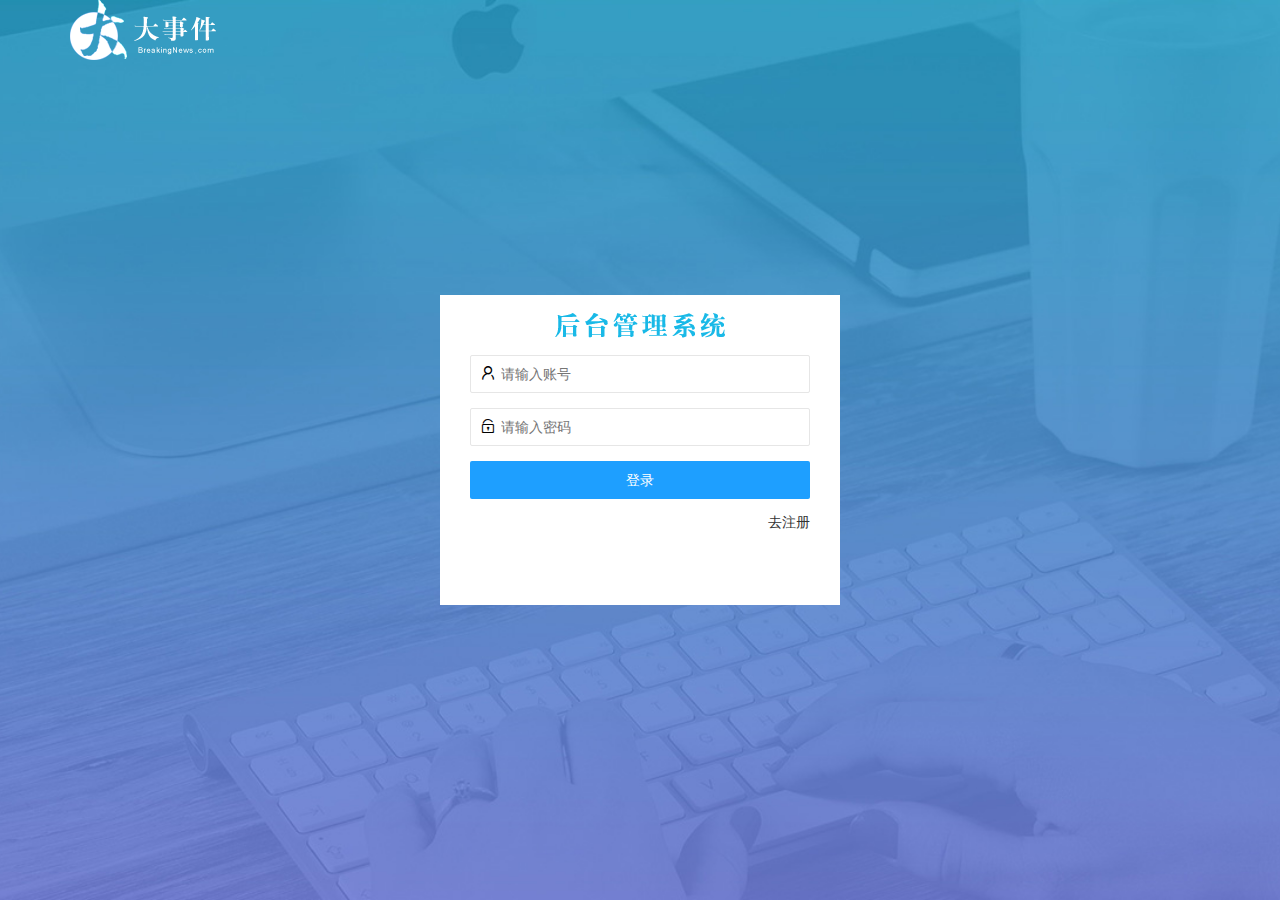
<file: login.html>
<!DOCTYPE html>
<html lang="en">

<head>
    <meta charset="UTF-8">
    <meta name="viewport" content="width=device-width, initial-scale=1.0">
    <title>Document</title>
    <!-- 加入登录样式并引入layui -->
    <link rel="stylesheet" href="/assets/css/login.css" />
    <link rel="stylesheet" href="/assets/lib/layui/css/layui.css" />
</head>

<body>
    <!-- 头部logo区域 -->
    <div class="layui-main">
        <img src="/assets/images/logo.png" alt="" />
    </div>
    <!-- 登陆注册页面 -->
    <div class="loginAndReg">
        <!-- 标题部分 -->
        <div class="title-box"></div>
        <!-- 登录盒子 -->
        <div class="login-box">
            <!-- 登陆表单 -->
            <form class="layui-form" id="form_login">
                <!-- 用户名 -->
                <div class="layui-form-item">
                    <i class="layui-icon layui-icon-username"></i>
                    <input type="text" name="username" placeholder="请输入账号" class="layui-input" lay-verify="required">
                </div>
                <!-- 密码 -->
                <div class="layui-form-item">
                    <i class="layui-icon layui-icon-password"></i>
                    <input type="password" name="password" placeholder="请输入密码" class="layui-input" lay-verify="pwd|required">
                </div>
                <!-- 登录按钮 -->
                <div class="layui-form-item">
                    <button class="layui-btn layui-btn-fluid layui-btn-normal" lay-submit>登录</button>
                </div>
                <div class="layui-form-item links">
                    <a href="javascript:;" id="link_reg">去注册</a>
                </div>
            </form>
        </div>
        <!-- 注册盒子 -->
        <div class="reg-box">
            <!-- 注册表单 -->
            <form class="layui-form" id="form_reg">
                <!-- 用户名 -->
                <div class="layui-form-item">
                    <i class="layui-icon layui-icon-username"></i>
                    <input type="text" name="username" placeholder="请输入账号" class="layui-input" lay-verify="required">
                </div>
                <!-- 密码 -->
                <div class="layui-form-item">
                    <i class="layui-icon layui-icon-password"></i>
                    <input type="password" name="password" placeholder="请输入密码" class="layui-input" lay-verify="pwd|required">
                </div>
                <!-- 确认密码 -->
                <div class="layui-form-item">
                    <i class="layui-icon layui-icon-password"></i>
                    <input type="password" name="repassword" placeholder="再次确认密码" class="layui-input" lay-verify="pwd|required|repwd">
                </div>
                <!-- 注册按钮 -->
                <div class="layui-form-item">
                    <button class="layui-btn layui-btn-fluid layui-btn-normal" lay-submit>注册</button>
                </div>
                <div class="layui-form-item links">
                    <a href="javascript:;" id="link_login">去登陆</a>
                </div>
            </form>

        </div>
    </div>
    <script src="/assets/lib/layui/layui.all.js"></script>
    <script src="/assets/lib/jquery.js"></script>
    <script src="/assets/js/baseAPI.js"></script>
    <script src="/assets/js/login.js"></script>
</body>

</html>
</file>
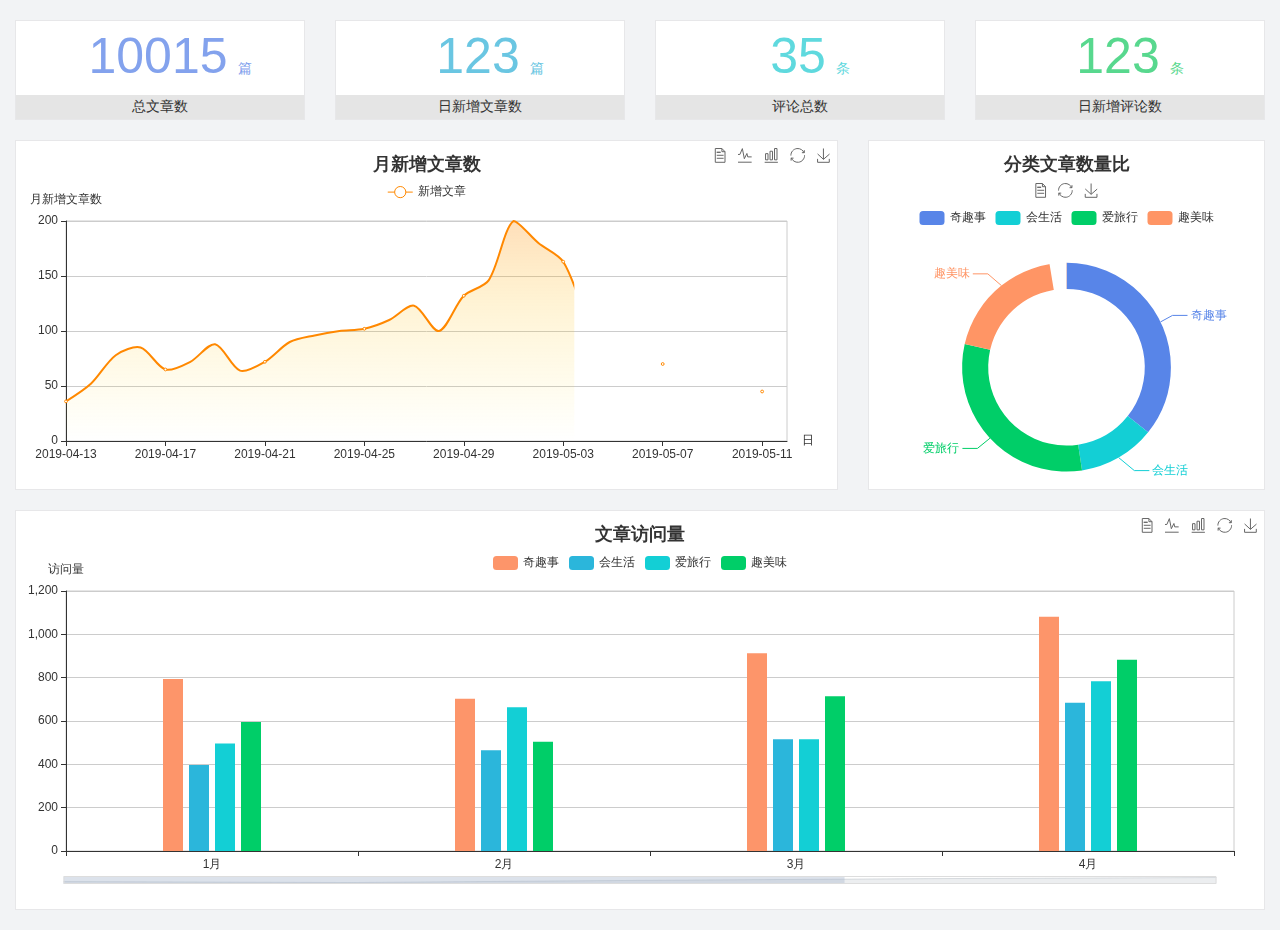
<file: home/dashboard.html>
<!DOCTYPE html>
<html lang="en">

<head>
    <meta charset="UTF-8">
    <meta name="viewport" content="width=device-width, initial-scale=1.0">
    <meta http-equiv="X-UA-Compatible" content="ie=edge">
    <title>图表统计</title>
    <link rel="stylesheet" href="../../assets/lib/bootstrap.css" />
    <link rel="stylesheet" href="../../assets/lib/main.css" />
    <script src="../../assets/lib/jquery.js"></script>
    <script type="text/javascript" src="../../assets/lib/echarts.min.js"></script>
</head>

<body>
    <div class="container-fluid">
        <div class="row spannel_list">
            <div class="col-sm-3 col-xs-6">
                <div class="spannel">
                    <em>10015</em><span>篇</span>
                    <b>总文章数</b>
                </div>
            </div>
            <div class="col-sm-3 col-xs-6">
                <div class="spannel scolor01">
                    <em>123</em><span>篇</span>
                    <b>日新增文章数</b>
                </div>
            </div>
            <div class="col-sm-3 col-xs-6">
                <div class="spannel scolor02">
                    <em>35</em><span>条</span>
                    <b>评论总数</b>
                </div>
            </div>
            <div class="col-sm-3 col-xs-6">
                <div class="spannel scolor03">
                    <em>123</em><span>条</span>
                    <b>日新增评论数</b>
                </div>
            </div>
        </div>
    </div>

    <div class="container-fluid">
        <div class="row curve-pie">
            <div class="col-lg-8 col-md-8">
                <div class="gragh_pannel" id="curve_show"></div>
            </div>
            <div class="col-lg-4 col-md-4">
                <div class="gragh_pannel" id="pie_show"></div>
            </div>
        </div>
    </div>

    <div class="container-fluid">
        <div class="column_pannel" id="column_show"></div>
    </div>

    <script>
        var oChart = echarts.init(document.getElementById('curve_show'));
        var aList_all = [{
            'count': 36,
            'date': '2019-04-13'
        }, {
            'count': 52,
            'date': '2019-04-14'
        }, {
            'count': 78,
            'date': '2019-04-15'
        }, {
            'count': 85,
            'date': '2019-04-16'
        }, {
            'count': 65,
            'date': '2019-04-17'
        }, {
            'count': 72,
            'date': '2019-04-18'
        }, {
            'count': 88,
            'date': '2019-04-19'
        }, {
            'count': 64,
            'date': '2019-04-20'
        }, {
            'count': 72,
            'date': '2019-04-21'
        }, {
            'count': 90,
            'date': '2019-04-22'
        }, {
            'count': 96,
            'date': '2019-04-23'
        }, {
            'count': 100,
            'date': '2019-04-24'
        }, {
            'count': 102,
            'date': '2019-04-25'
        }, {
            'count': 110,
            'date': '2019-04-26'
        }, {
            'count': 123,
            'date': '2019-04-27'
        }, {
            'count': 100,
            'date': '2019-04-28'
        }, {
            'count': 132,
            'date': '2019-04-29'
        }, {
            'count': 146,
            'date': '2019-04-30'
        }, {
            'count': 200,
            'date': '2019-05-01'
        }, {
            'count': 180,
            'date': '2019-05-02'
        }, {
            'count': 163,
            'date': '2019-05-03'
        }, {
            'count': 110,
            'date': '2019-05-04'
        }, {
            'count': 80,
            'date': '2019-05-05'
        }, {
            'count': 82,
            'date': '2019-05-06'
        }, {
            'count': 70,
            'date': '2019-05-07'
        }, {
            'count': 65,
            'date': '2019-05-08'
        }, {
            'count': 54,
            'date': '2019-05-09'
        }, {
            'count': 40,
            'date': '2019-05-10'
        }, {
            'count': 45,
            'date': '2019-05-11'
        }, {
            'count': 38,
            'date': '2019-05-12'
        }, ];

        let aCount = [];
        let aDate = [];

        for (var i = 0; i < aList_all.length; i++) {
            aCount.push(aList_all[i].count);
            aDate.push(aList_all[i].date);
        }

        var chartopt = {
            title: {
                text: '月新增文章数',
                left: 'center',
                top: '10'
            },
            tooltip: {
                trigger: 'axis'
            },
            legend: {
                data: ['新增文章'],
                top: '40'
            },
            toolbox: {
                show: true,
                feature: {
                    mark: {
                        show: true
                    },
                    dataView: {
                        show: true,
                        readOnly: false
                    },
                    magicType: {
                        show: true,
                        type: ['line', 'bar']
                    },
                    restore: {
                        show: true
                    },
                    saveAsImage: {
                        show: true
                    }
                }
            },
            calculable: true,
            xAxis: [{
                name: '日',
                type: 'category',
                boundaryGap: false,
                data: aDate
            }],
            yAxis: [{
                name: '月新增文章数',
                type: 'value'
            }],
            series: [{
                name: '新增文章',
                type: 'line',
                smooth: true,
                itemStyle: {
                    normal: {
                        areaStyle: {
                            type: 'default'
                        },
                        color: '#f80'
                    },
                    lineStyle: {
                        color: '#f80'
                    }
                },
                data: aCount
            }],
            areaStyle: {
                normal: {
                    color: new echarts.graphic.LinearGradient(0, 0, 0, 1, [{
                        offset: 0,
                        color: 'rgba(255,136,0,0.39)'
                    }, {
                        offset: .34,
                        color: 'rgba(255,180,0,0.25)'
                    }, {
                        offset: 1,
                        color: 'rgba(255,222,0,0.00)'
                    }])

                }
            },
            grid: {
                show: true,
                x: 50,
                x2: 50,
                y: 80,
                height: 220
            }
        };

        oChart.setOption(chartopt);


        var oPie = echarts.init(document.getElementById('pie_show'));
        var oPieopt = {
            title: {
                top: 10,
                text: '分类文章数量比',
                x: 'center'
            },
            tooltip: {
                trigger: 'item',
                formatter: "{a} <br/>{b} : {c} ({d}%)"
            },
            color: ['#5885e8', '#13cfd5', '#00ce68', '#ff9565'],
            legend: {
                x: 'center',
                top: 65,
                data: ['奇趣事', '会生活', '爱旅行', '趣美味']
            },
            toolbox: {
                show: true,
                x: 'center',
                top: 35,
                feature: {
                    mark: {
                        show: true
                    },
                    dataView: {
                        show: true,
                        readOnly: false
                    },
                    magicType: {
                        show: true,
                        type: ['pie', 'funnel'],
                        option: {
                            funnel: {
                                x: '25%',
                                width: '50%',
                                funnelAlign: 'left',
                                max: 1548
                            }
                        }
                    },
                    restore: {
                        show: true
                    },
                    saveAsImage: {
                        show: true
                    }
                }
            },
            calculable: true,
            series: [{
                name: '访问来源',
                type: 'pie',
                radius: ['45%', '60%'],
                center: ['50%', '65%'],
                data: [{
                    value: 300,
                    name: '奇趣事'
                }, {
                    value: 100,
                    name: '会生活'
                }, {
                    value: 260,
                    name: '爱旅行'
                }, {
                    value: 180,
                    name: '趣美味'
                }]
            }]
        };
        oPie.setOption(oPieopt);



        var oColumn = this.echarts.init(document.getElementById('column_show'));
        var oColumnopt = {
            title: {
                text: '文章访问量',
                left: 'center',
                top: '10'
            },
            tooltip: {
                trigger: 'axis'
            },
            legend: {
                data: ['奇趣事', '会生活', '爱旅行', '趣美味'],
                top: '40'
            },
            toolbox: {
                show: true,
                feature: {
                    mark: {
                        show: true
                    },
                    dataView: {
                        show: true,
                        readOnly: false
                    },
                    magicType: {
                        show: true,
                        type: ['line', 'bar']
                    },
                    restore: {
                        show: true
                    },
                    saveAsImage: {
                        show: true
                    }
                }
            },
            calculable: true,
            xAxis: [{
                type: 'category',
                data: ['1月', '2月', '3月', '4月', '5月']
            }],
            yAxis: [{
                name: '访问量',
                type: 'value'
            }],
            series: [{
                name: '奇趣事',
                type: 'bar',
                barWidth: 20,
                itemStyle: {
                    normal: {
                        areaStyle: {
                            type: 'default'
                        },
                        color: '#fd956a'
                    }
                },
                data: [800, 708, 920, 1090, 1200]
            }, {
                name: '会生活',
                type: 'bar',
                barWidth: 20,
                itemStyle: {
                    normal: {
                        areaStyle: {
                            type: 'default'
                        },
                        color: '#2bb6db'
                    }
                },
                data: [400, 468, 520, 690, 800]
            }, {
                name: '爱旅行',
                type: 'bar',
                barWidth: 20,
                itemStyle: {
                    normal: {
                        areaStyle: {
                            type: 'default'
                        },
                        color: '#13cfd5'
                    }
                },
                data: [500, 668, 520, 790, 900]
            }, {
                name: '趣美味',
                type: 'bar',
                barWidth: 20,
                itemStyle: {
                    normal: {
                        areaStyle: {
                            type: 'default'
                        },
                        color: '#00ce68'
                    }
                },
                data: [600, 508, 720, 890, 1000]
            }],
            grid: {
                show: true,
                x: 50,
                x2: 30,
                y: 80,
                height: 260
            },
            dataZoom: [ //给x轴设置滚动条
                {
                    start: 0, //默认为0
                    end: 100 - 1000 / 31, //默认为100
                    type: 'slider',
                    show: true,
                    xAxisIndex: [0],
                    handleSize: 0, //滑动条的 左右2个滑动条的大小
                    height: 8, //组件高度
                    left: 45, //左边的距离
                    right: 50, //右边的距离
                    bottom: 26, //右边的距离
                    handleColor: '#ddd', //h滑动图标的颜色
                    handleStyle: {
                        borderColor: "#cacaca",
                        borderWidth: "1",
                        shadowBlur: 2,
                        background: "#ddd",
                        shadowColor: "#ddd",
                    }
                }
            ]
        };
        oColumn.setOption(oColumnopt);
    </script>
</body>

</html>
</file>
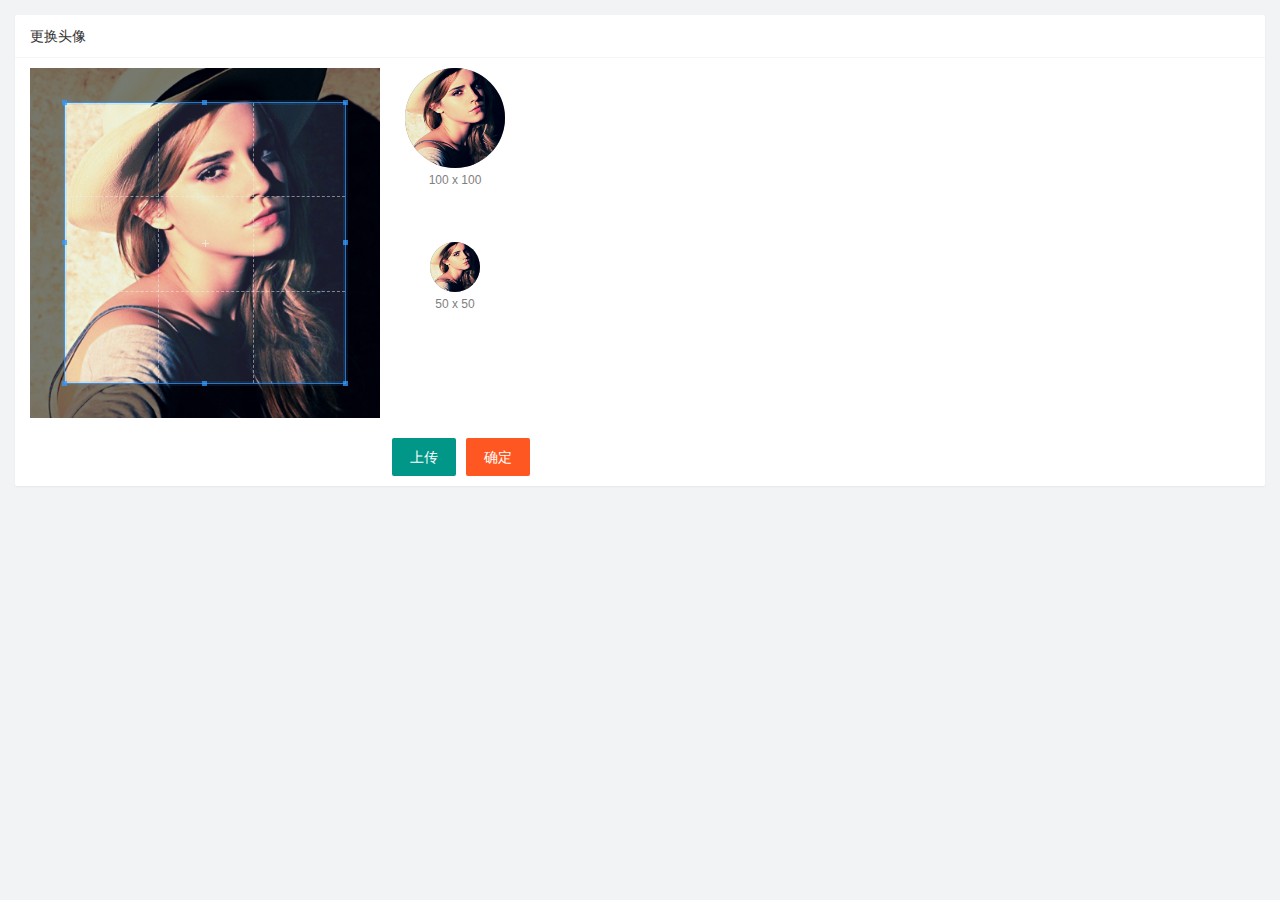
<file: user/user_img.html>
<!DOCTYPE html>
<html lang="en">

<head>
    <meta charset="UTF-8">
    <meta name="viewport" content="width=device-width, initial-scale=1.0">
    <title>Document</title>
    <link rel="stylesheet" href="/assets/lib/layui/css/layui.css" />
    <link rel="stylesheet" href="/assets/lib/cropper/cropper.css" />
    <link rel="stylesheet" href="/assets/css/user_img.css" />
</head>

<body>
    <div class="layui-card">
        <div class="layui-card-header">更换头像</div>
        <div class="layui-card-body">
            <!-- 第一行的图片裁剪和预览区域 -->
            <div class="row1">
                <!-- 图片裁剪区域 -->
                <div class="cropper-box">
                    <!-- 这个 img 标签很重要，将来会把它初始化为裁剪区域 -->
                    <img id="image" src="/assets/images/sample.jpg" />
                </div>
                <!-- 图片的预览区域 -->
                <div class="preview-box">
                    <div>
                        <!-- 宽高为 100px 的预览区域 -->
                        <div class="img-preview w100"></div>
                        <p class="size">100 x 100</p>
                    </div>
                    <div>
                        <!-- 宽高为 50px 的预览区域 -->
                        <div class="img-preview w50"></div>
                        <p class="size">50 x 50</p>
                    </div>
                </div>
            </div>

            <!-- 第二行的按钮区域 -->
            <div class="row2">
                <input type="file" name="file" id="avater_input" accept="image/png,image/jpeg">
                <button type="button" class="layui-btn" id="fileAvater">上传</button>
                <button type="button" class="layui-btn layui-btn-danger" id="btn_avater">确定</button>
            </div>
        </div>
    </div>
    <script src="/assets/lib/layui/layui.all.js"></script>
    <script src="/assets/lib/jquery.js"></script>
    <script src="/assets/lib/cropper/Cropper.js"></script>
    <script src="/assets/lib/cropper/jquery-cropper.js"></script>
    <script src="/assets/js/baseAPI.js"></script>
    <script src="/assets/js/user_img.js"></script>
</body>

</html>
</file>
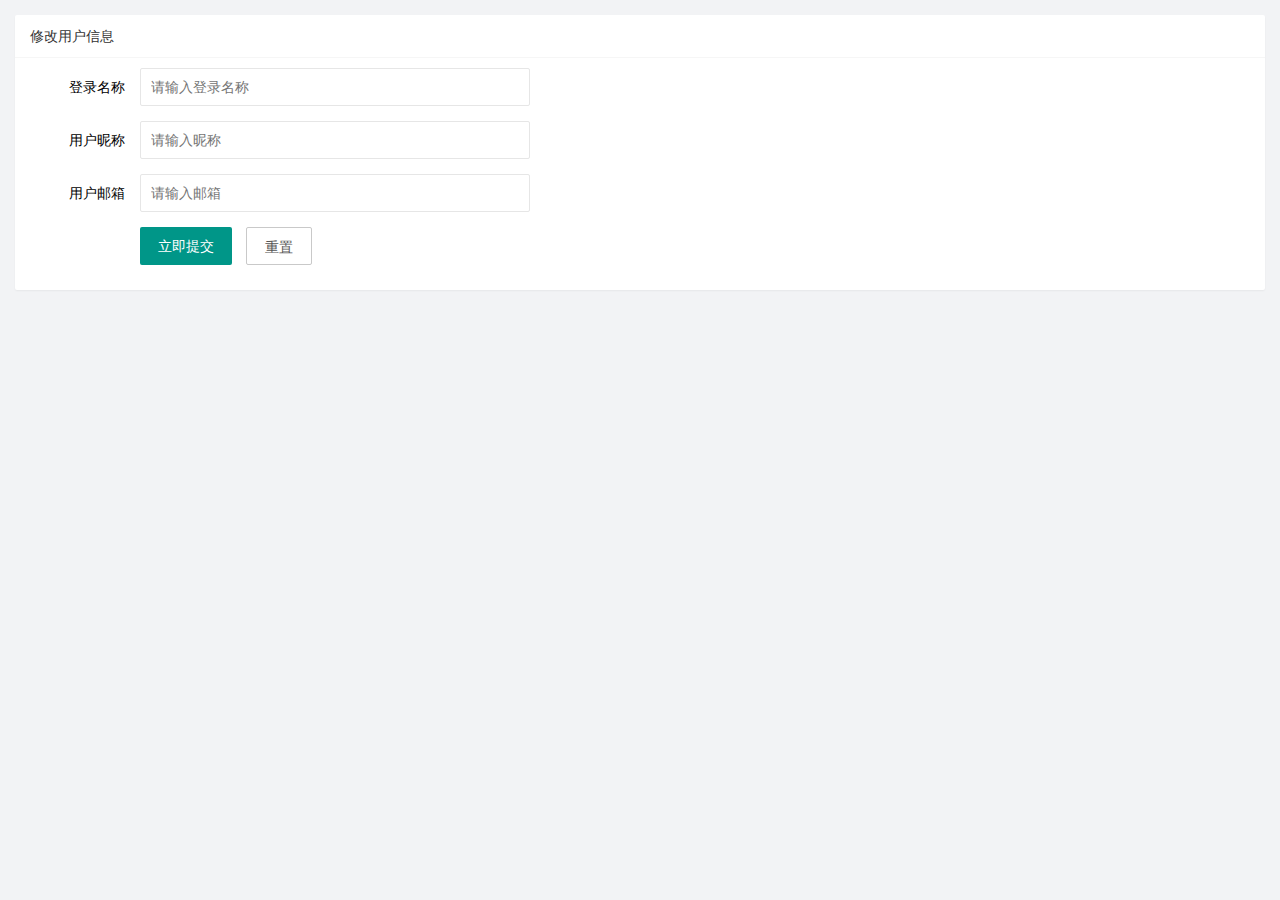
<file: user/user_info.html>
<!DOCTYPE html>
<html lang="en">

<head>
    <meta charset="UTF-8">
    <meta name="viewport" content="width=device-width, initial-scale=1.0">
    <title>基本资料</title>
    <link rel="stylesheet" href="/assets/lib/layui/css/layui.css">
    <!-- 引入自己的css文件 -->
    <link rel="stylesheet" href="/assets/css/user_info.css">
</head>

<body>
    <div class="layui-card">
        <div class="layui-card-header">修改用户信息</div>
        <div class="layui-card-body">
            <form class="layui-form" lay-filter="formTest" id="formUser">
                <input type="hidden" name="id">
                <div class="layui-form-item">
                    <label class="layui-form-label">登录名称</label>
                    <div class="layui-input-block">
                        <input readonly type="text" name="username" required lay-verify="required" placeholder="请输入登录名称" autocomplete="off" class="layui-input">
                    </div>
                </div>
                <div class="layui-form-item">
                    <label class="layui-form-label">用户昵称</label>
                    <div class="layui-input-block">
                        <input type="text" name="nickname" required lay-verify="required|nickname" placeholder="请输入昵称" autocomplete="off" class="layui-input">
                    </div>
                </div>
                <div class="layui-form-item">
                    <label class="layui-form-label">用户邮箱</label>
                    <div class="layui-input-block">
                        <input type="text" name="email" required lay-verify="required|email" placeholder="请输入邮箱" autocomplete="off" class="layui-input">
                    </div>
                </div>
                <div class="layui-form-item">
                    <div class="layui-input-block">
                        <button class="layui-btn" lay-submit lay-filter="formDemo">立即提交</button>
                        <button type="reset" class="layui-btn layui-btn-primary" id="reset">重置</button>
                    </div>
                </div>
            </form>
        </div>
    </div>
    <!-- 引入第三方插件 -->
    <script src="/assets/lib/layui/layui.all.js"></script>
    <script src="/assets/lib/jquery.js"></script>
    <!-- 引入自己的文件 -->
    <script src="/assets/js/baseAPI.js"></script>
    <script src="/assets/js/user_info.js"></script>
</body>

</html>
</file>
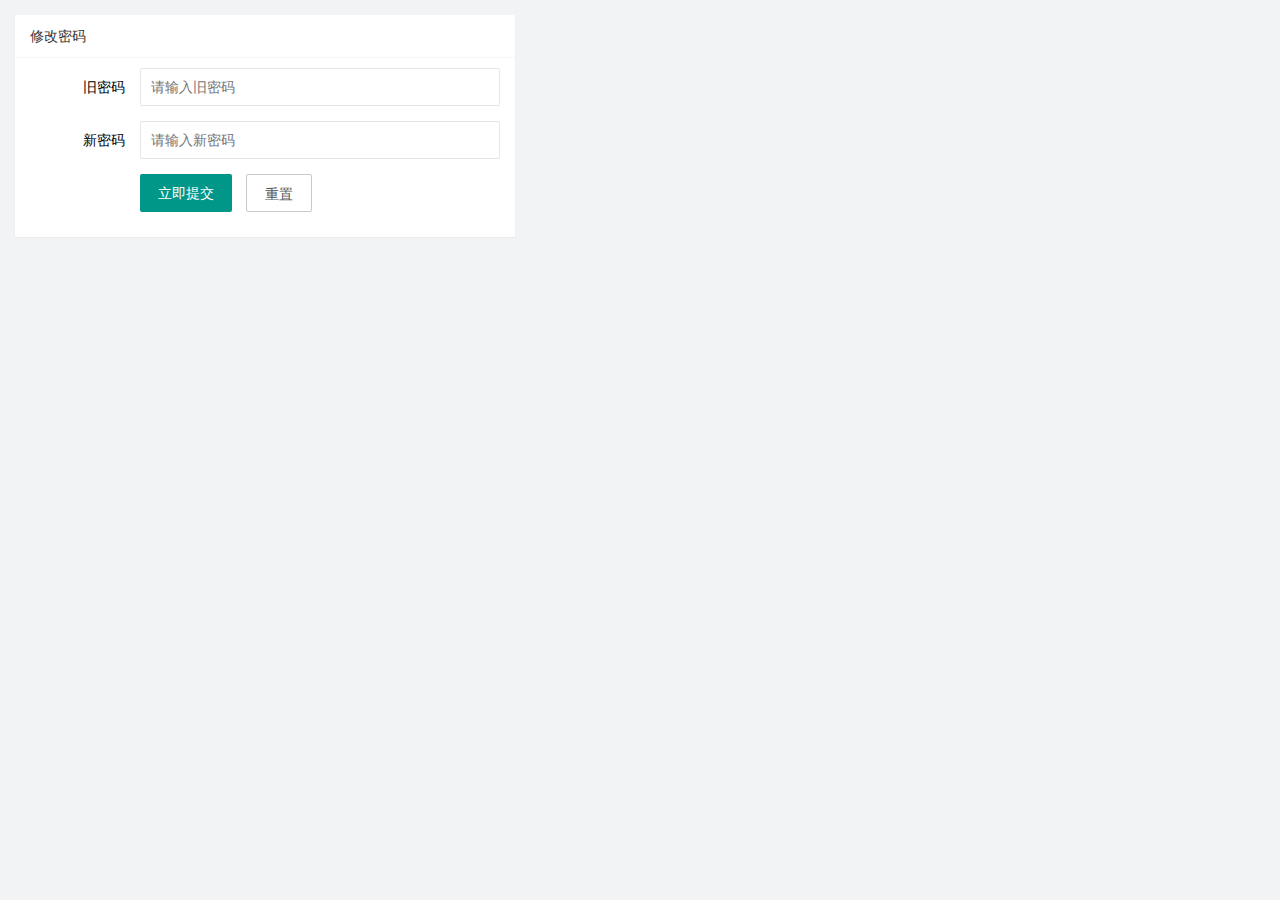
<file: user/user_modifyPwd.html>
<!DOCTYPE html>
<html lang="en">

<head>
    <meta charset="UTF-8">
    <meta name="viewport" content="width=device-width, initial-scale=1.0">
    <title>Document</title>
    <link rel="stylesheet" href="/assets/lib/layui/css/layui.css">
    <link rel="stylesheet" href="/assets/css/user_modifyPwd.css">

</head>

<body>
    <div class="layui-card">
        <div class="layui-card-header">修改密码</div>
        <div class="layui-card-body">
            <form class="layui-form" id="form_pwd">
                <div class="layui-form-item">
                    <label class="layui-form-label">旧密码</label>
                    <div class="layui-input-block">
                        <input type="password" name="oldPwd" required lay-verify="required|pwd" placeholder="请输入旧密码" autocomplete="off" class="layui-input">
                    </div>
                </div>
                <div class="layui-form-item">
                    <label class="layui-form-label">新密码</label>
                    <div class="layui-input-block">
                        <input type="password" name="newPwd" required lay-verify="required|pwd|newpwd" placeholder="请输入新密码" autocomplete=" off " class="layui-input ">
                    </div>
                </div>
                <div class="layui-form-item ">
                    <div class="layui-input-block ">
                        <button class="layui-btn " lay-submit lay-filter="formDemo ">立即提交</button>
                        <button type="reset " class="layui-btn layui-btn-primary ">重置</button>
                    </div>
                </div>
            </form>
        </div>
    </div>
    <script src="/assets/lib/layui/layui.all.js "></script>
    <script src="/assets/lib/jquery.js "></script>
    <script src="/assets/js/baseAPI.js"></script>
    <script src="/assets/js/user.mdfPwd.js"></script>
</body>

</html>
</file>
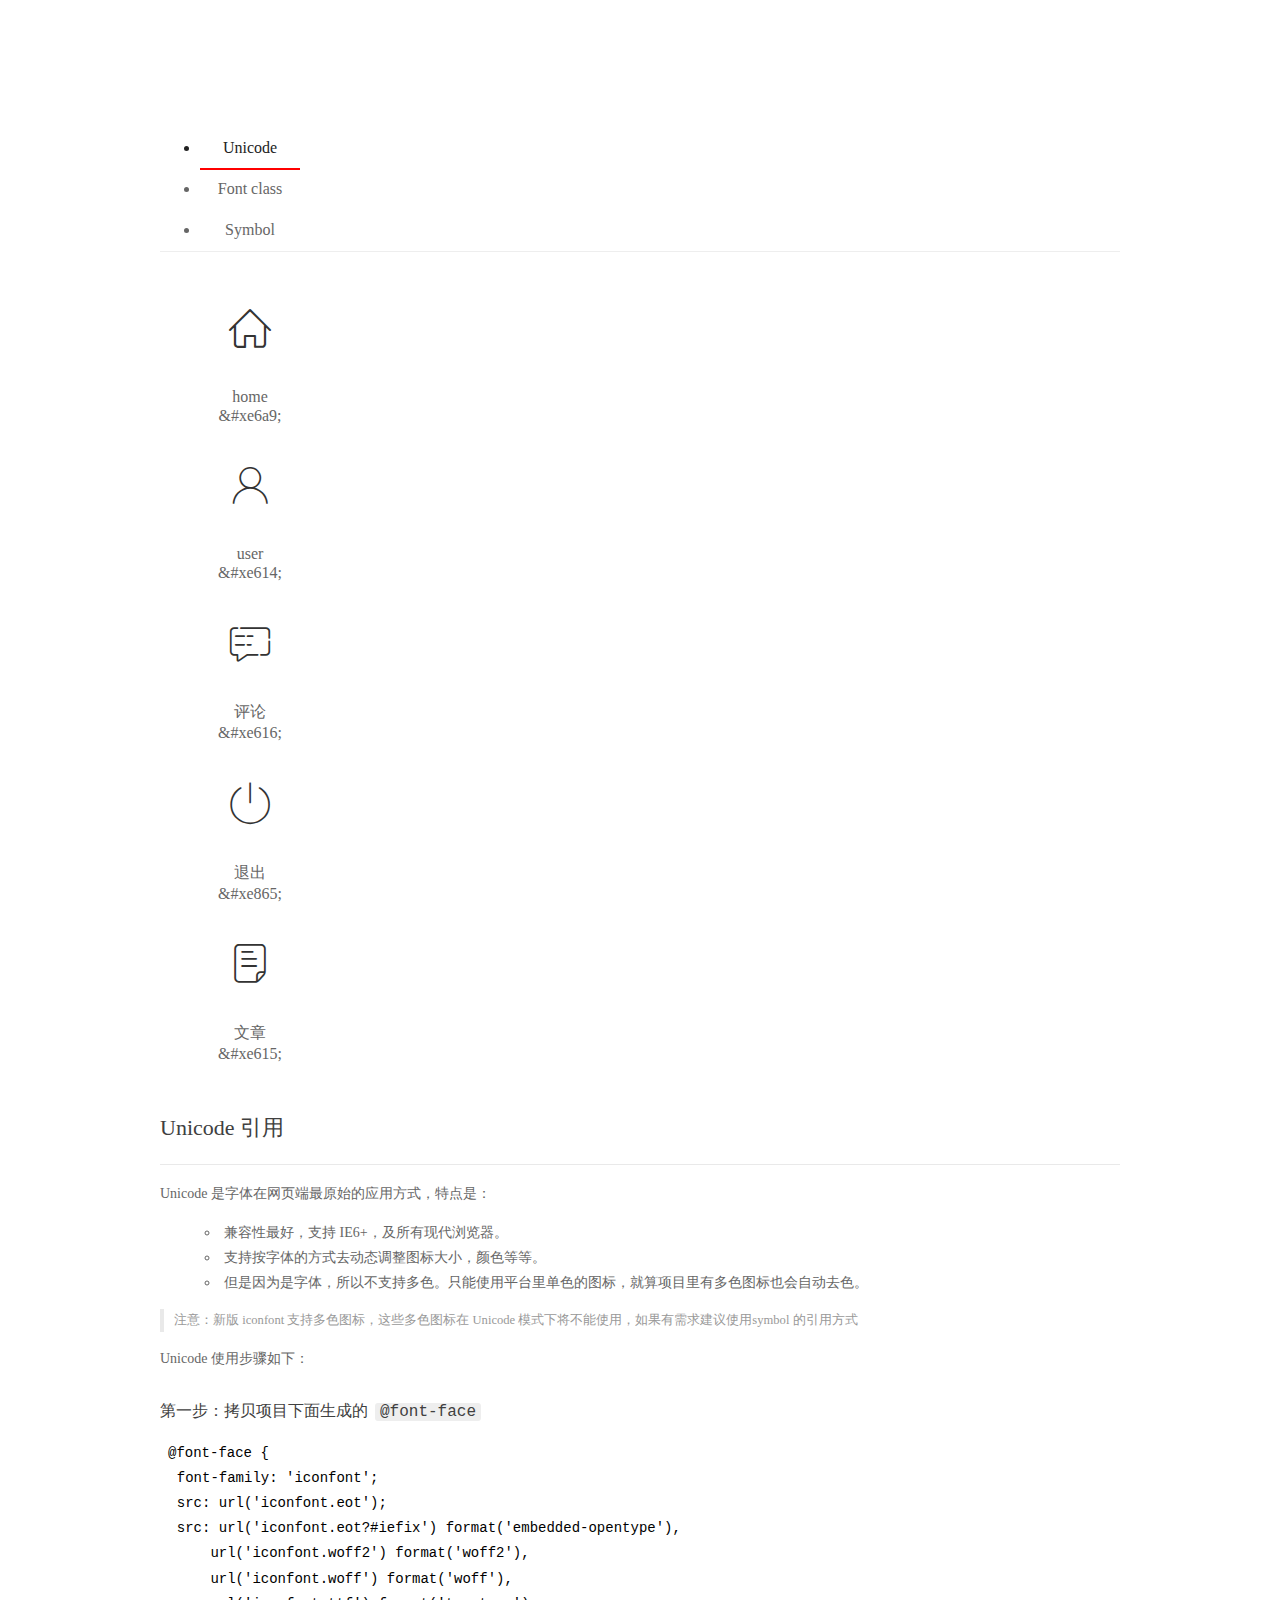
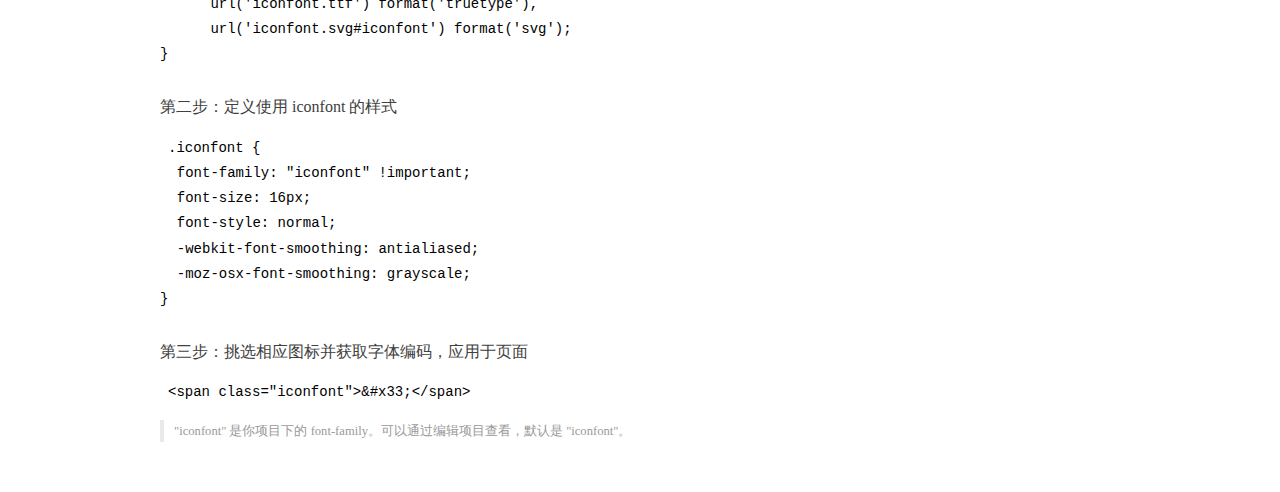
<file: assets/fonts/demo_index.html>
<!DOCTYPE html>
<html>
<head>
  <meta charset="utf-8"/>
  <title>IconFont Demo</title>
  <link rel="shortcut icon" href="https://gtms04.alicdn.com/tps/i4/TB1_oz6GVXXXXaFXpXXJDFnIXXX-64-64.ico" type="image/x-icon"/>
  <link rel="stylesheet" href="https://g.alicdn.com/thx/cube/1.3.2/cube.min.css">
  <link rel="stylesheet" href="demo.css">
  <link rel="stylesheet" href="iconfont.css">
  <script src="iconfont.js"></script>
  <!-- jQuery -->
  <script src="https://a1.alicdn.com/oss/uploads/2018/12/26/7bfddb60-08e8-11e9-9b04-53e73bb6408b.js"></script>
  <!-- 代码高亮 -->
  <script src="https://a1.alicdn.com/oss/uploads/2018/12/26/a3f714d0-08e6-11e9-8a15-ebf944d7534c.js"></script>
</head>
<body>
  <div class="main">
    <h1 class="logo"><a href="https://www.iconfont.cn/" title="iconfont 首页" target="_blank">&#xe86b;</a></h1>
    <div class="nav-tabs">
      <ul id="tabs" class="dib-box">
        <li class="dib active"><span>Unicode</span></li>
        <li class="dib"><span>Font class</span></li>
        <li class="dib"><span>Symbol</span></li>
      </ul>
      
    </div>
    <div class="tab-container">
      <div class="content unicode" style="display: block;">
          <ul class="icon_lists dib-box">
          
            <li class="dib">
              <span class="icon iconfont">&#xe6a9;</span>
                <div class="name">home</div>
                <div class="code-name">&amp;#xe6a9;</div>
              </li>
          
            <li class="dib">
              <span class="icon iconfont">&#xe614;</span>
                <div class="name">user</div>
                <div class="code-name">&amp;#xe614;</div>
              </li>
          
            <li class="dib">
              <span class="icon iconfont">&#xe616;</span>
                <div class="name">评论</div>
                <div class="code-name">&amp;#xe616;</div>
              </li>
          
            <li class="dib">
              <span class="icon iconfont">&#xe865;</span>
                <div class="name">退出</div>
                <div class="code-name">&amp;#xe865;</div>
              </li>
          
            <li class="dib">
              <span class="icon iconfont">&#xe615;</span>
                <div class="name">文章</div>
                <div class="code-name">&amp;#xe615;</div>
              </li>
          
          </ul>
          <div class="article markdown">
          <h2 id="unicode-">Unicode 引用</h2>
          <hr>

          <p>Unicode 是字体在网页端最原始的应用方式，特点是：</p>
          <ul>
            <li>兼容性最好，支持 IE6+，及所有现代浏览器。</li>
            <li>支持按字体的方式去动态调整图标大小，颜色等等。</li>
            <li>但是因为是字体，所以不支持多色。只能使用平台里单色的图标，就算项目里有多色图标也会自动去色。</li>
          </ul>
          <blockquote>
            <p>注意：新版 iconfont 支持多色图标，这些多色图标在 Unicode 模式下将不能使用，如果有需求建议使用symbol 的引用方式</p>
          </blockquote>
          <p>Unicode 使用步骤如下：</p>
          <h3 id="-font-face">第一步：拷贝项目下面生成的 <code>@font-face</code></h3>
<pre><code class="language-css"
>@font-face {
  font-family: 'iconfont';
  src: url('iconfont.eot');
  src: url('iconfont.eot?#iefix') format('embedded-opentype'),
      url('iconfont.woff2') format('woff2'),
      url('iconfont.woff') format('woff'),
      url('iconfont.ttf') format('truetype'),
      url('iconfont.svg#iconfont') format('svg');
}
</code></pre>
          <h3 id="-iconfont-">第二步：定义使用 iconfont 的样式</h3>
<pre><code class="language-css"
>.iconfont {
  font-family: "iconfont" !important;
  font-size: 16px;
  font-style: normal;
  -webkit-font-smoothing: antialiased;
  -moz-osx-font-smoothing: grayscale;
}
</code></pre>
          <h3 id="-">第三步：挑选相应图标并获取字体编码，应用于页面</h3>
<pre>
<code class="language-html"
>&lt;span class="iconfont"&gt;&amp;#x33;&lt;/span&gt;
</code></pre>
          <blockquote>
            <p>"iconfont" 是你项目下的 font-family。可以通过编辑项目查看，默认是 "iconfont"。</p>
          </blockquote>
          </div>
      </div>
      <div class="content font-class">
        <ul class="icon_lists dib-box">
          
          <li class="dib">
            <span class="icon iconfont icon-home"></span>
            <div class="name">
              home
            </div>
            <div class="code-name">.icon-home
            </div>
          </li>
          
          <li class="dib">
            <span class="icon iconfont icon-user"></span>
            <div class="name">
              user
            </div>
            <div class="code-name">.icon-user
            </div>
          </li>
          
          <li class="dib">
            <span class="icon iconfont icon-pinglun"></span>
            <div class="name">
              评论
            </div>
            <div class="code-name">.icon-pinglun
            </div>
          </li>
          
          <li class="dib">
            <span class="icon iconfont icon-tuichu"></span>
            <div class="name">
              退出
            </div>
            <div class="code-name">.icon-tuichu
            </div>
          </li>
          
          <li class="dib">
            <span class="icon iconfont icon-16"></span>
            <div class="name">
              文章
            </div>
            <div class="code-name">.icon-16
            </div>
          </li>
          
        </ul>
        <div class="article markdown">
        <h2 id="font-class-">font-class 引用</h2>
        <hr>

        <p>font-class 是 Unicode 使用方式的一种变种，主要是解决 Unicode 书写不直观，语意不明确的问题。</p>
        <p>与 Unicode 使用方式相比，具有如下特点：</p>
        <ul>
          <li>兼容性良好，支持 IE8+，及所有现代浏览器。</li>
          <li>相比于 Unicode 语意明确，书写更直观。可以很容易分辨这个 icon 是什么。</li>
          <li>因为使用 class 来定义图标，所以当要替换图标时，只需要修改 class 里面的 Unicode 引用。</li>
          <li>不过因为本质上还是使用的字体，所以多色图标还是不支持的。</li>
        </ul>
        <p>使用步骤如下：</p>
        <h3 id="-fontclass-">第一步：引入项目下面生成的 fontclass 代码：</h3>
<pre><code class="language-html">&lt;link rel="stylesheet" href="./iconfont.css"&gt;
</code></pre>
        <h3 id="-">第二步：挑选相应图标并获取类名，应用于页面：</h3>
<pre><code class="language-html">&lt;span class="iconfont icon-xxx"&gt;&lt;/span&gt;
</code></pre>
        <blockquote>
          <p>"
            iconfont" 是你项目下的 font-family。可以通过编辑项目查看，默认是 "iconfont"。</p>
        </blockquote>
      </div>
      </div>
      <div class="content symbol">
          <ul class="icon_lists dib-box">
          
            <li class="dib">
                <svg class="icon svg-icon" aria-hidden="true">
                  <use xlink:href="#icon-home"></use>
                </svg>
                <div class="name">home</div>
                <div class="code-name">#icon-home</div>
            </li>
          
            <li class="dib">
                <svg class="icon svg-icon" aria-hidden="true">
                  <use xlink:href="#icon-user"></use>
                </svg>
                <div class="name">user</div>
                <div class="code-name">#icon-user</div>
            </li>
          
            <li class="dib">
                <svg class="icon svg-icon" aria-hidden="true">
                  <use xlink:href="#icon-pinglun"></use>
                </svg>
                <div class="name">评论</div>
                <div class="code-name">#icon-pinglun</div>
            </li>
          
            <li class="dib">
                <svg class="icon svg-icon" aria-hidden="true">
                  <use xlink:href="#icon-tuichu"></use>
                </svg>
                <div class="name">退出</div>
                <div class="code-name">#icon-tuichu</div>
            </li>
          
            <li class="dib">
                <svg class="icon svg-icon" aria-hidden="true">
                  <use xlink:href="#icon-16"></use>
                </svg>
                <div class="name">文章</div>
                <div class="code-name">#icon-16</div>
            </li>
          
          </ul>
          <div class="article markdown">
          <h2 id="symbol-">Symbol 引用</h2>
          <hr>

          <p>这是一种全新的使用方式，应该说这才是未来的主流，也是平台目前推荐的用法。相关介绍可以参考这篇<a href="">文章</a>
            这种用法其实是做了一个 SVG 的集合，与另外两种相比具有如下特点：</p>
          <ul>
            <li>支持多色图标了，不再受单色限制。</li>
            <li>通过一些技巧，支持像字体那样，通过 <code>font-size</code>, <code>color</code> 来调整样式。</li>
            <li>兼容性较差，支持 IE9+，及现代浏览器。</li>
            <li>浏览器渲染 SVG 的性能一般，还不如 png。</li>
          </ul>
          <p>使用步骤如下：</p>
          <h3 id="-symbol-">第一步：引入项目下面生成的 symbol 代码：</h3>
<pre><code class="language-html">&lt;script src="./iconfont.js"&gt;&lt;/script&gt;
</code></pre>
          <h3 id="-css-">第二步：加入通用 CSS 代码（引入一次就行）：</h3>
<pre><code class="language-html">&lt;style&gt;
.icon {
  width: 1em;
  height: 1em;
  vertical-align: -0.15em;
  fill: currentColor;
  overflow: hidden;
}
&lt;/style&gt;
</code></pre>
          <h3 id="-">第三步：挑选相应图标并获取类名，应用于页面：</h3>
<pre><code class="language-html">&lt;svg class="icon" aria-hidden="true"&gt;
  &lt;use xlink:href="#icon-xxx"&gt;&lt;/use&gt;
&lt;/svg&gt;
</code></pre>
          </div>
      </div>

    </div>
  </div>
  <script>
  $(document).ready(function () {
      $('.tab-container .content:first').show()

      $('#tabs li').click(function (e) {
        var tabContent = $('.tab-container .content')
        var index = $(this).index()

        if ($(this).hasClass('active')) {
          return
        } else {
          $('#tabs li').removeClass('active')
          $(this).addClass('active')

          tabContent.hide().eq(index).fadeIn()
        }
      })
    })
  </script>
</body>
</html>
</file>
<file: assets/css/login.css>
body,
html {
    padding: 0;
    margin: 0;
    height: 100%;
    width: 100%;
    background: url(/assets/images/login_bg.jpg) no-repeat center;
    background-size: cover;
}

.loginAndReg {
    width: 400px;
    height: 310px;
    background-color: #fff;
    position: absolute;
    top: 50%;
    left: 50%;
    transform: translate(-50%, -50%)
}

.title-box {
    height: 60px;
    background: url(/assets/images/login_title.png) no-repeat center;
}

.reg-box {
    display: none;
}

.layui-form {
    padding: 0 30px;
}

.links {
    display: flex;
    justify-content: flex-end;
}

.layui-form-item {
    position: relative;
}

.layui-form-item i {
    position: absolute;
    top: 10px;
    left: 10px;
}

.layui-form-item input {
    padding-left: 30px;
}
</file>
<file: assets/lib/layui/css/layui.css>
/** layui-v2.5.5 MIT License By https://www.layui.com */
 .layui-inline,img{display:inline-block;vertical-align:middle}h1,h2,h3,h4,h5,h6{font-weight:400}.layui-edge,.layui-header,.layui-inline,.layui-main{position:relative}.layui-body,.layui-edge,.layui-elip{overflow:hidden}.layui-btn,.layui-edge,.layui-inline,img{vertical-align:middle}.layui-btn,.layui-disabled,.layui-icon,.layui-unselect{-moz-user-select:none;-webkit-user-select:none;-ms-user-select:none}.layui-elip,.layui-form-checkbox span,.layui-form-pane .layui-form-label{text-overflow:ellipsis;white-space:nowrap}.layui-breadcrumb,.layui-tree-btnGroup{visibility:hidden}blockquote,body,button,dd,div,dl,dt,form,h1,h2,h3,h4,h5,h6,input,li,ol,p,pre,td,textarea,th,ul{margin:0;padding:0;-webkit-tap-highlight-color:rgba(0,0,0,0)}a:active,a:hover{outline:0}img{border:none}li{list-style:none}table{border-collapse:collapse;border-spacing:0}h4,h5,h6{font-size:100%}button,input,optgroup,option,select,textarea{font-family:inherit;font-size:inherit;font-style:inherit;font-weight:inherit;outline:0}pre{white-space:pre-wrap;white-space:-moz-pre-wrap;white-space:-pre-wrap;white-space:-o-pre-wrap;word-wrap:break-word}body{line-height:24px;font:14px Helvetica Neue,Helvetica,PingFang SC,Tahoma,Arial,sans-serif}hr{height:1px;margin:10px 0;border:0;clear:both}a{color:#333;text-decoration:none}a:hover{color:#777}a cite{font-style:normal;*cursor:pointer}.layui-border-box,.layui-border-box *{box-sizing:border-box}.layui-box,.layui-box *{box-sizing:content-box}.layui-clear{clear:both;*zoom:1}.layui-clear:after{content:'\20';clear:both;*zoom:1;display:block;height:0}.layui-inline{*display:inline;*zoom:1}.layui-edge{display:inline-block;width:0;height:0;border-width:6px;border-style:dashed;border-color:transparent}.layui-edge-top{top:-4px;border-bottom-color:#999;border-bottom-style:solid}.layui-edge-right{border-left-color:#999;border-left-style:solid}.layui-edge-bottom{top:2px;border-top-color:#999;border-top-style:solid}.layui-edge-left{border-right-color:#999;border-right-style:solid}.layui-disabled,.layui-disabled:hover{color:#d2d2d2!important;cursor:not-allowed!important}.layui-circle{border-radius:100%}.layui-show{display:block!important}.layui-hide{display:none!important}@font-face{font-family:layui-icon;src:url(../font/iconfont.eot?v=250);src:url(../font/iconfont.eot?v=250#iefix) format('embedded-opentype'),url(../font/iconfont.woff2?v=250) format('woff2'),url(../font/iconfont.woff?v=250) format('woff'),url(../font/iconfont.ttf?v=250) format('truetype'),url(../font/iconfont.svg?v=250#layui-icon) format('svg')}.layui-icon{font-family:layui-icon!important;font-size:16px;font-style:normal;-webkit-font-smoothing:antialiased;-moz-osx-font-smoothing:grayscale}.layui-icon-reply-fill:before{content:"\e611"}.layui-icon-set-fill:before{content:"\e614"}.layui-icon-menu-fill:before{content:"\e60f"}.layui-icon-search:before{content:"\e615"}.layui-icon-share:before{content:"\e641"}.layui-icon-set-sm:before{content:"\e620"}.layui-icon-engine:before{content:"\e628"}.layui-icon-close:before{content:"\1006"}.layui-icon-close-fill:before{content:"\1007"}.layui-icon-chart-screen:before{content:"\e629"}.layui-icon-star:before{content:"\e600"}.layui-icon-circle-dot:before{content:"\e617"}.layui-icon-chat:before{content:"\e606"}.layui-icon-release:before{content:"\e609"}.layui-icon-list:before{content:"\e60a"}.layui-icon-chart:before{content:"\e62c"}.layui-icon-ok-circle:before{content:"\1005"}.layui-icon-layim-theme:before{content:"\e61b"}.layui-icon-table:before{content:"\e62d"}.layui-icon-right:before{content:"\e602"}.layui-icon-left:before{content:"\e603"}.layui-icon-cart-simple:before{content:"\e698"}.layui-icon-face-cry:before{content:"\e69c"}.layui-icon-face-smile:before{content:"\e6af"}.layui-icon-survey:before{content:"\e6b2"}.layui-icon-tree:before{content:"\e62e"}.layui-icon-upload-circle:before{content:"\e62f"}.layui-icon-add-circle:before{content:"\e61f"}.layui-icon-download-circle:before{content:"\e601"}.layui-icon-templeate-1:before{content:"\e630"}.layui-icon-util:before{content:"\e631"}.layui-icon-face-surprised:before{content:"\e664"}.layui-icon-edit:before{content:"\e642"}.layui-icon-speaker:before{content:"\e645"}.layui-icon-down:before{content:"\e61a"}.layui-icon-file:before{content:"\e621"}.layui-icon-layouts:before{content:"\e632"}.layui-icon-rate-half:before{content:"\e6c9"}.layui-icon-add-circle-fine:before{content:"\e608"}.layui-icon-prev-circle:before{content:"\e633"}.layui-icon-read:before{content:"\e705"}.layui-icon-404:before{content:"\e61c"}.layui-icon-carousel:before{content:"\e634"}.layui-icon-help:before{content:"\e607"}.layui-icon-code-circle:before{content:"\e635"}.layui-icon-water:before{content:"\e636"}.layui-icon-username:before{content:"\e66f"}.layui-icon-find-fill:before{content:"\e670"}.layui-icon-about:before{content:"\e60b"}.layui-icon-location:before{content:"\e715"}.layui-icon-up:before{content:"\e619"}.layui-icon-pause:before{content:"\e651"}.layui-icon-date:before{content:"\e637"}.layui-icon-layim-uploadfile:before{content:"\e61d"}.layui-icon-delete:before{content:"\e640"}.layui-icon-play:before{content:"\e652"}.layui-icon-top:before{content:"\e604"}.layui-icon-friends:before{content:"\e612"}.layui-icon-refresh-3:before{content:"\e9aa"}.layui-icon-ok:before{content:"\e605"}.layui-icon-layer:before{content:"\e638"}.layui-icon-face-smile-fine:before{content:"\e60c"}.layui-icon-dollar:before{content:"\e659"}.layui-icon-group:before{content:"\e613"}.layui-icon-layim-download:before{content:"\e61e"}.layui-icon-picture-fine:before{content:"\e60d"}.layui-icon-link:before{content:"\e64c"}.layui-icon-diamond:before{content:"\e735"}.layui-icon-log:before{content:"\e60e"}.layui-icon-rate-solid:before{content:"\e67a"}.layui-icon-fonts-del:before{content:"\e64f"}.layui-icon-unlink:before{content:"\e64d"}.layui-icon-fonts-clear:before{content:"\e639"}.layui-icon-triangle-r:before{content:"\e623"}.layui-icon-circle:before{content:"\e63f"}.layui-icon-radio:before{content:"\e643"}.layui-icon-align-center:before{content:"\e647"}.layui-icon-align-right:before{content:"\e648"}.layui-icon-align-left:before{content:"\e649"}.layui-icon-loading-1:before{content:"\e63e"}.layui-icon-return:before{content:"\e65c"}.layui-icon-fonts-strong:before{content:"\e62b"}.layui-icon-upload:before{content:"\e67c"}.layui-icon-dialogue:before{content:"\e63a"}.layui-icon-video:before{content:"\e6ed"}.layui-icon-headset:before{content:"\e6fc"}.layui-icon-cellphone-fine:before{content:"\e63b"}.layui-icon-add-1:before{content:"\e654"}.layui-icon-face-smile-b:before{content:"\e650"}.layui-icon-fonts-html:before{content:"\e64b"}.layui-icon-form:before{content:"\e63c"}.layui-icon-cart:before{content:"\e657"}.layui-icon-camera-fill:before{content:"\e65d"}.layui-icon-tabs:before{content:"\e62a"}.layui-icon-fonts-code:before{content:"\e64e"}.layui-icon-fire:before{content:"\e756"}.layui-icon-set:before{content:"\e716"}.layui-icon-fonts-u:before{content:"\e646"}.layui-icon-triangle-d:before{content:"\e625"}.layui-icon-tips:before{content:"\e702"}.layui-icon-picture:before{content:"\e64a"}.layui-icon-more-vertical:before{content:"\e671"}.layui-icon-flag:before{content:"\e66c"}.layui-icon-loading:before{content:"\e63d"}.layui-icon-fonts-i:before{content:"\e644"}.layui-icon-refresh-1:before{content:"\e666"}.layui-icon-rmb:before{content:"\e65e"}.layui-icon-home:before{content:"\e68e"}.layui-icon-user:before{content:"\e770"}.layui-icon-notice:before{content:"\e667"}.layui-icon-login-weibo:before{content:"\e675"}.layui-icon-voice:before{content:"\e688"}.layui-icon-upload-drag:before{content:"\e681"}.layui-icon-login-qq:before{content:"\e676"}.layui-icon-snowflake:before{content:"\e6b1"}.layui-icon-file-b:before{content:"\e655"}.layui-icon-template:before{content:"\e663"}.layui-icon-auz:before{content:"\e672"}.layui-icon-console:before{content:"\e665"}.layui-icon-app:before{content:"\e653"}.layui-icon-prev:before{content:"\e65a"}.layui-icon-website:before{content:"\e7ae"}.layui-icon-next:before{content:"\e65b"}.layui-icon-component:before{content:"\e857"}.layui-icon-more:before{content:"\e65f"}.layui-icon-login-wechat:before{content:"\e677"}.layui-icon-shrink-right:before{content:"\e668"}.layui-icon-spread-left:before{content:"\e66b"}.layui-icon-camera:before{content:"\e660"}.layui-icon-note:before{content:"\e66e"}.layui-icon-refresh:before{content:"\e669"}.layui-icon-female:before{content:"\e661"}.layui-icon-male:before{content:"\e662"}.layui-icon-password:before{content:"\e673"}.layui-icon-senior:before{content:"\e674"}.layui-icon-theme:before{content:"\e66a"}.layui-icon-tread:before{content:"\e6c5"}.layui-icon-praise:before{content:"\e6c6"}.layui-icon-star-fill:before{content:"\e658"}.layui-icon-rate:before{content:"\e67b"}.layui-icon-template-1:before{content:"\e656"}.layui-icon-vercode:before{content:"\e679"}.layui-icon-cellphone:before{content:"\e678"}.layui-icon-screen-full:before{content:"\e622"}.layui-icon-screen-restore:before{content:"\e758"}.layui-icon-cols:before{content:"\e610"}.layui-icon-export:before{content:"\e67d"}.layui-icon-print:before{content:"\e66d"}.layui-icon-slider:before{content:"\e714"}.layui-icon-addition:before{content:"\e624"}.layui-icon-subtraction:before{content:"\e67e"}.layui-icon-service:before{content:"\e626"}.layui-icon-transfer:before{content:"\e691"}.layui-main{width:1140px;margin:0 auto}.layui-header{z-index:1000;height:60px}.layui-header a:hover{transition:all .5s;-webkit-transition:all .5s}.layui-side{position:fixed;left:0;top:0;bottom:0;z-index:999;width:200px;overflow-x:hidden}.layui-side-scroll{position:relative;width:220px;height:100%;overflow-x:hidden}.layui-body{position:absolute;left:200px;right:0;top:0;bottom:0;z-index:998;width:auto;overflow-y:auto;box-sizing:border-box}.layui-layout-body{overflow:hidden}.layui-layout-admin .layui-header{background-color:#23262E}.layui-layout-admin .layui-side{top:60px;width:200px;overflow-x:hidden}.layui-layout-admin .layui-body{position:fixed;top:60px;bottom:44px}.layui-layout-admin .layui-main{width:auto;margin:0 15px}.layui-layout-admin .layui-footer{position:fixed;left:200px;right:0;bottom:0;height:44px;line-height:44px;padding:0 15px;background-color:#eee}.layui-layout-admin .layui-logo{position:absolute;left:0;top:0;width:200px;height:100%;line-height:60px;text-align:center;color:#009688;font-size:16px}.layui-layout-admin .layui-header .layui-nav{background:0 0}.layui-layout-left{position:absolute!important;left:200px;top:0}.layui-layout-right{position:absolute!important;right:0;top:0}.layui-container{position:relative;margin:0 auto;padding:0 15px;box-sizing:border-box}.layui-fluid{position:relative;margin:0 auto;padding:0 15px}.layui-row:after,.layui-row:before{content:'';display:block;clear:both}.layui-col-lg1,.layui-col-lg10,.layui-col-lg11,.layui-col-lg12,.layui-col-lg2,.layui-col-lg3,.layui-col-lg4,.layui-col-lg5,.layui-col-lg6,.layui-col-lg7,.layui-col-lg8,.layui-col-lg9,.layui-col-md1,.layui-col-md10,.layui-col-md11,.layui-col-md12,.layui-col-md2,.layui-col-md3,.layui-col-md4,.layui-col-md5,.layui-col-md6,.layui-col-md7,.layui-col-md8,.layui-col-md9,.layui-col-sm1,.layui-col-sm10,.layui-col-sm11,.layui-col-sm12,.layui-col-sm2,.layui-col-sm3,.layui-col-sm4,.layui-col-sm5,.layui-col-sm6,.layui-col-sm7,.layui-col-sm8,.layui-col-sm9,.layui-col-xs1,.layui-col-xs10,.layui-col-xs11,.layui-col-xs12,.layui-col-xs2,.layui-col-xs3,.layui-col-xs4,.layui-col-xs5,.layui-col-xs6,.layui-col-xs7,.layui-col-xs8,.layui-col-xs9{position:relative;display:block;box-sizing:border-box}.layui-col-xs1,.layui-col-xs10,.layui-col-xs11,.layui-col-xs12,.layui-col-xs2,.layui-col-xs3,.layui-col-xs4,.layui-col-xs5,.layui-col-xs6,.layui-col-xs7,.layui-col-xs8,.layui-col-xs9{float:left}.layui-col-xs1{width:8.33333333%}.layui-col-xs2{width:16.66666667%}.layui-col-xs3{width:25%}.layui-col-xs4{width:33.33333333%}.layui-col-xs5{width:41.66666667%}.layui-col-xs6{width:50%}.layui-col-xs7{width:58.33333333%}.layui-col-xs8{width:66.66666667%}.layui-col-xs9{width:75%}.layui-col-xs10{width:83.33333333%}.layui-col-xs11{width:91.66666667%}.layui-col-xs12{width:100%}.layui-col-xs-offset1{margin-left:8.33333333%}.layui-col-xs-offset2{margin-left:16.66666667%}.layui-col-xs-offset3{margin-left:25%}.layui-col-xs-offset4{margin-left:33.33333333%}.layui-col-xs-offset5{margin-left:41.66666667%}.layui-col-xs-offset6{margin-left:50%}.layui-col-xs-offset7{margin-left:58.33333333%}.layui-col-xs-offset8{margin-left:66.66666667%}.layui-col-xs-offset9{margin-left:75%}.layui-col-xs-offset10{margin-left:83.33333333%}.layui-col-xs-offset11{margin-left:91.66666667%}.layui-col-xs-offset12{margin-left:100%}@media screen and (max-width:768px){.layui-hide-xs{display:none!important}.layui-show-xs-block{display:block!important}.layui-show-xs-inline{display:inline!important}.layui-show-xs-inline-block{display:inline-block!important}}@media screen and (min-width:768px){.layui-container{width:750px}.layui-hide-sm{display:none!important}.layui-show-sm-block{display:block!important}.layui-show-sm-inline{display:inline!important}.layui-show-sm-inline-block{display:inline-block!important}.layui-col-sm1,.layui-col-sm10,.layui-col-sm11,.layui-col-sm12,.layui-col-sm2,.layui-col-sm3,.layui-col-sm4,.layui-col-sm5,.layui-col-sm6,.layui-col-sm7,.layui-col-sm8,.layui-col-sm9{float:left}.layui-col-sm1{width:8.33333333%}.layui-col-sm2{width:16.66666667%}.layui-col-sm3{width:25%}.layui-col-sm4{width:33.33333333%}.layui-col-sm5{width:41.66666667%}.layui-col-sm6{width:50%}.layui-col-sm7{width:58.33333333%}.layui-col-sm8{width:66.66666667%}.layui-col-sm9{width:75%}.layui-col-sm10{width:83.33333333%}.layui-col-sm11{width:91.66666667%}.layui-col-sm12{width:100%}.layui-col-sm-offset1{margin-left:8.33333333%}.layui-col-sm-offset2{margin-left:16.66666667%}.layui-col-sm-offset3{margin-left:25%}.layui-col-sm-offset4{margin-left:33.33333333%}.layui-col-sm-offset5{margin-left:41.66666667%}.layui-col-sm-offset6{margin-left:50%}.layui-col-sm-offset7{margin-left:58.33333333%}.layui-col-sm-offset8{margin-left:66.66666667%}.layui-col-sm-offset9{margin-left:75%}.layui-col-sm-offset10{margin-left:83.33333333%}.layui-col-sm-offset11{margin-left:91.66666667%}.layui-col-sm-offset12{margin-left:100%}}@media screen and (min-width:992px){.layui-container{width:970px}.layui-hide-md{display:none!important}.layui-show-md-block{display:block!important}.layui-show-md-inline{display:inline!important}.layui-show-md-inline-block{display:inline-block!important}.layui-col-md1,.layui-col-md10,.layui-col-md11,.layui-col-md12,.layui-col-md2,.layui-col-md3,.layui-col-md4,.layui-col-md5,.layui-col-md6,.layui-col-md7,.layui-col-md8,.layui-col-md9{float:left}.layui-col-md1{width:8.33333333%}.layui-col-md2{width:16.66666667%}.layui-col-md3{width:25%}.layui-col-md4{width:33.33333333%}.layui-col-md5{width:41.66666667%}.layui-col-md6{width:50%}.layui-col-md7{width:58.33333333%}.layui-col-md8{width:66.66666667%}.layui-col-md9{width:75%}.layui-col-md10{width:83.33333333%}.layui-col-md11{width:91.66666667%}.layui-col-md12{width:100%}.layui-col-md-offset1{margin-left:8.33333333%}.layui-col-md-offset2{margin-left:16.66666667%}.layui-col-md-offset3{margin-left:25%}.layui-col-md-offset4{margin-left:33.33333333%}.layui-col-md-offset5{margin-left:41.66666667%}.layui-col-md-offset6{margin-left:50%}.layui-col-md-offset7{margin-left:58.33333333%}.layui-col-md-offset8{margin-left:66.66666667%}.layui-col-md-offset9{margin-left:75%}.layui-col-md-offset10{margin-left:83.33333333%}.layui-col-md-offset11{margin-left:91.66666667%}.layui-col-md-offset12{margin-left:100%}}@media screen and (min-width:1200px){.layui-container{width:1170px}.layui-hide-lg{display:none!important}.layui-show-lg-block{display:block!important}.layui-show-lg-inline{display:inline!important}.layui-show-lg-inline-block{display:inline-block!important}.layui-col-lg1,.layui-col-lg10,.layui-col-lg11,.layui-col-lg12,.layui-col-lg2,.layui-col-lg3,.layui-col-lg4,.layui-col-lg5,.layui-col-lg6,.layui-col-lg7,.layui-col-lg8,.layui-col-lg9{float:left}.layui-col-lg1{width:8.33333333%}.layui-col-lg2{width:16.66666667%}.layui-col-lg3{width:25%}.layui-col-lg4{width:33.33333333%}.layui-col-lg5{width:41.66666667%}.layui-col-lg6{width:50%}.layui-col-lg7{width:58.33333333%}.layui-col-lg8{width:66.66666667%}.layui-col-lg9{width:75%}.layui-col-lg10{width:83.33333333%}.layui-col-lg11{width:91.66666667%}.layui-col-lg12{width:100%}.layui-col-lg-offset1{margin-left:8.33333333%}.layui-col-lg-offset2{margin-left:16.66666667%}.layui-col-lg-offset3{margin-left:25%}.layui-col-lg-offset4{margin-left:33.33333333%}.layui-col-lg-offset5{margin-left:41.66666667%}.layui-col-lg-offset6{margin-left:50%}.layui-col-lg-offset7{margin-left:58.33333333%}.layui-col-lg-offset8{margin-left:66.66666667%}.layui-col-lg-offset9{margin-left:75%}.layui-col-lg-offset10{margin-left:83.33333333%}.layui-col-lg-offset11{margin-left:91.66666667%}.layui-col-lg-offset12{margin-left:100%}}.layui-col-space1{margin:-.5px}.layui-col-space1>*{padding:.5px}.layui-col-space3{margin:-1.5px}.layui-col-space3>*{padding:1.5px}.layui-col-space5{margin:-2.5px}.layui-col-space5>*{padding:2.5px}.layui-col-space8{margin:-3.5px}.layui-col-space8>*{padding:3.5px}.layui-col-space10{margin:-5px}.layui-col-space10>*{padding:5px}.layui-col-space12{margin:-6px}.layui-col-space12>*{padding:6px}.layui-col-space15{margin:-7.5px}.layui-col-space15>*{padding:7.5px}.layui-col-space18{margin:-9px}.layui-col-space18>*{padding:9px}.layui-col-space20{margin:-10px}.layui-col-space20>*{padding:10px}.layui-col-space22{margin:-11px}.layui-col-space22>*{padding:11px}.layui-col-space25{margin:-12.5px}.layui-col-space25>*{padding:12.5px}.layui-col-space30{margin:-15px}.layui-col-space30>*{padding:15px}.layui-btn,.layui-input,.layui-select,.layui-textarea,.layui-upload-button{outline:0;-webkit-appearance:none;transition:all .3s;-webkit-transition:all .3s;box-sizing:border-box}.layui-elem-quote{margin-bottom:10px;padding:15px;line-height:22px;border-left:5px solid #009688;border-radius:0 2px 2px 0;background-color:#f2f2f2}.layui-quote-nm{border-style:solid;border-width:1px 1px 1px 5px;background:0 0}.layui-elem-field{margin-bottom:10px;padding:0;border-width:1px;border-style:solid}.layui-elem-field legend{margin-left:20px;padding:0 10px;font-size:20px;font-weight:300}.layui-field-title{margin:10px 0 20px;border-width:1px 0 0}.layui-field-box{padding:10px 15px}.layui-field-title .layui-field-box{padding:10px 0}.layui-progress{position:relative;height:6px;border-radius:20px;background-color:#e2e2e2}.layui-progress-bar{position:absolute;left:0;top:0;width:0;max-width:100%;height:6px;border-radius:20px;text-align:right;background-color:#5FB878;transition:all .3s;-webkit-transition:all .3s}.layui-progress-big,.layui-progress-big .layui-progress-bar{height:18px;line-height:18px}.layui-progress-text{position:relative;top:-20px;line-height:18px;font-size:12px;color:#666}.layui-progress-big .layui-progress-text{position:static;padding:0 10px;color:#fff}.layui-collapse{border-width:1px;border-style:solid;border-radius:2px}.layui-colla-content,.layui-colla-item{border-top-width:1px;border-top-style:solid}.layui-colla-item:first-child{border-top:none}.layui-colla-title{position:relative;height:42px;line-height:42px;padding:0 15px 0 35px;color:#333;background-color:#f2f2f2;cursor:pointer;font-size:14px;overflow:hidden}.layui-colla-content{display:none;padding:10px 15px;line-height:22px;color:#666}.layui-colla-icon{position:absolute;left:15px;top:0;font-size:14px}.layui-card{margin-bottom:15px;border-radius:2px;background-color:#fff;box-shadow:0 1px 2px 0 rgba(0,0,0,.05)}.layui-card:last-child{margin-bottom:0}.layui-card-header{position:relative;height:42px;line-height:42px;padding:0 15px;border-bottom:1px solid #f6f6f6;color:#333;border-radius:2px 2px 0 0;font-size:14px}.layui-bg-black,.layui-bg-blue,.layui-bg-cyan,.layui-bg-green,.layui-bg-orange,.layui-bg-red{color:#fff!important}.layui-card-body{position:relative;padding:10px 15px;line-height:24px}.layui-card-body[pad15]{padding:15px}.layui-card-body[pad20]{padding:20px}.layui-card-body .layui-table{margin:5px 0}.layui-card .layui-tab{margin:0}.layui-panel-window{position:relative;padding:15px;border-radius:0;border-top:5px solid #E6E6E6;background-color:#fff}.layui-auxiliar-moving{position:fixed;left:0;right:0;top:0;bottom:0;width:100%;height:100%;background:0 0;z-index:9999999999}.layui-form-label,.layui-form-mid,.layui-form-select,.layui-input-block,.layui-input-inline,.layui-textarea{position:relative}.layui-bg-red{background-color:#FF5722!important}.layui-bg-orange{background-color:#FFB800!important}.layui-bg-green{background-color:#009688!important}.layui-bg-cyan{background-color:#2F4056!important}.layui-bg-blue{background-color:#1E9FFF!important}.layui-bg-black{background-color:#393D49!important}.layui-bg-gray{background-color:#eee!important;color:#666!important}.layui-badge-rim,.layui-colla-content,.layui-colla-item,.layui-collapse,.layui-elem-field,.layui-form-pane .layui-form-item[pane],.layui-form-pane .layui-form-label,.layui-input,.layui-layedit,.layui-layedit-tool,.layui-quote-nm,.layui-select,.layui-tab-bar,.layui-tab-card,.layui-tab-title,.layui-tab-title .layui-this:after,.layui-textarea{border-color:#e6e6e6}.layui-timeline-item:before,hr{background-color:#e6e6e6}.layui-text{line-height:22px;font-size:14px;color:#666}.layui-text h1,.layui-text h2,.layui-text h3{font-weight:500;color:#333}.layui-text h1{font-size:30px}.layui-text h2{font-size:24px}.layui-text h3{font-size:18px}.layui-text a:not(.layui-btn){color:#01AAED}.layui-text a:not(.layui-btn):hover{text-decoration:underline}.layui-text ul{padding:5px 0 5px 15px}.layui-text ul li{margin-top:5px;list-style-type:disc}.layui-text em,.layui-word-aux{color:#999!important;padding:0 5px!important}.layui-btn{display:inline-block;height:38px;line-height:38px;padding:0 18px;background-color:#009688;color:#fff;white-space:nowrap;text-align:center;font-size:14px;border:none;border-radius:2px;cursor:pointer}.layui-btn:hover{opacity:.8;filter:alpha(opacity=80);color:#fff}.layui-btn:active{opacity:1;filter:alpha(opacity=100)}.layui-btn+.layui-btn{margin-left:10px}.layui-btn-container{font-size:0}.layui-btn-container .layui-btn{margin-right:10px;margin-bottom:10px}.layui-btn-container .layui-btn+.layui-btn{margin-left:0}.layui-table .layui-btn-container .layui-btn{margin-bottom:9px}.layui-btn-radius{border-radius:100px}.layui-btn .layui-icon{margin-right:3px;font-size:18px;vertical-align:bottom;vertical-align:middle\9}.layui-btn-primary{border:1px solid #C9C9C9;background-color:#fff;color:#555}.layui-btn-primary:hover{border-color:#009688;color:#333}.layui-btn-normal{background-color:#1E9FFF}.layui-btn-warm{background-color:#FFB800}.layui-btn-danger{background-color:#FF5722}.layui-btn-checked{background-color:#5FB878}.layui-btn-disabled,.layui-btn-disabled:active,.layui-btn-disabled:hover{border:1px solid #e6e6e6;background-color:#FBFBFB;color:#C9C9C9;cursor:not-allowed;opacity:1}.layui-btn-lg{height:44px;line-height:44px;padding:0 25px;font-size:16px}.layui-btn-sm{height:30px;line-height:30px;padding:0 10px;font-size:12px}.layui-btn-sm i{font-size:16px!important}.layui-btn-xs{height:22px;line-height:22px;padding:0 5px;font-size:12px}.layui-btn-xs i{font-size:14px!important}.layui-btn-group{display:inline-block;vertical-align:middle;font-size:0}.layui-btn-group .layui-btn{margin-left:0!important;margin-right:0!important;border-left:1px solid rgba(255,255,255,.5);border-radius:0}.layui-btn-group .layui-btn-primary{border-left:none}.layui-btn-group .layui-btn-primary:hover{border-color:#C9C9C9;color:#009688}.layui-btn-group .layui-btn:first-child{border-left:none;border-radius:2px 0 0 2px}.layui-btn-group .layui-btn-primary:first-child{border-left:1px solid #c9c9c9}.layui-btn-group .layui-btn:last-child{border-radius:0 2px 2px 0}.layui-btn-group .layui-btn+.layui-btn{margin-left:0}.layui-btn-group+.layui-btn-group{margin-left:10px}.layui-btn-fluid{width:100%}.layui-input,.layui-select,.layui-textarea{height:38px;line-height:1.3;line-height:38px\9;border-width:1px;border-style:solid;background-color:#fff;border-radius:2px}.layui-input::-webkit-input-placeholder,.layui-select::-webkit-input-placeholder,.layui-textarea::-webkit-input-placeholder{line-height:1.3}.layui-input,.layui-textarea{display:block;width:100%;padding-left:10px}.layui-input:hover,.layui-textarea:hover{border-color:#D2D2D2!important}.layui-input:focus,.layui-textarea:focus{border-color:#C9C9C9!important}.layui-textarea{min-height:100px;height:auto;line-height:20px;padding:6px 10px;resize:vertical}.layui-select{padding:0 10px}.layui-form input[type=checkbox],.layui-form input[type=radio],.layui-form select{display:none}.layui-form [lay-ignore]{display:initial}.layui-form-item{margin-bottom:15px;clear:both;*zoom:1}.layui-form-item:after{content:'\20';clear:both;*zoom:1;display:block;height:0}.layui-form-label{float:left;display:block;padding:9px 15px;width:80px;font-weight:400;line-height:20px;text-align:right}.layui-form-label-col{display:block;float:none;padding:9px 0;line-height:20px;text-align:left}.layui-form-item .layui-inline{margin-bottom:5px;margin-right:10px}.layui-input-block{margin-left:110px;min-height:36px}.layui-input-inline{display:inline-block;vertical-align:middle}.layui-form-item .layui-input-inline{float:left;width:190px;margin-right:10px}.layui-form-text .layui-input-inline{width:auto}.layui-form-mid{float:left;display:block;padding:9px 0!important;line-height:20px;margin-right:10px}.layui-form-danger+.layui-form-select .layui-input,.layui-form-danger:focus{border-color:#FF5722!important}.layui-form-select .layui-input{padding-right:30px;cursor:pointer}.layui-form-select .layui-edge{position:absolute;right:10px;top:50%;margin-top:-3px;cursor:pointer;border-width:6px;border-top-color:#c2c2c2;border-top-style:solid;transition:all .3s;-webkit-transition:all .3s}.layui-form-select dl{display:none;position:absolute;left:0;top:42px;padding:5px 0;z-index:899;min-width:100%;border:1px solid #d2d2d2;max-height:300px;overflow-y:auto;background-color:#fff;border-radius:2px;box-shadow:0 2px 4px rgba(0,0,0,.12);box-sizing:border-box}.layui-form-select dl dd,.layui-form-select dl dt{padding:0 10px;line-height:36px;white-space:nowrap;overflow:hidden;text-overflow:ellipsis}.layui-form-select dl dt{font-size:12px;color:#999}.layui-form-select dl dd{cursor:pointer}.layui-form-select dl dd:hover{background-color:#f2f2f2;-webkit-transition:.5s all;transition:.5s all}.layui-form-select .layui-select-group dd{padding-left:20px}.layui-form-select dl dd.layui-select-tips{padding-left:10px!important;color:#999}.layui-form-select dl dd.layui-this{background-color:#5FB878;color:#fff}.layui-form-checkbox,.layui-form-select dl dd.layui-disabled{background-color:#fff}.layui-form-selected dl{display:block}.layui-form-checkbox,.layui-form-checkbox *,.layui-form-switch{display:inline-block;vertical-align:middle}.layui-form-selected .layui-edge{margin-top:-9px;-webkit-transform:rotate(180deg);transform:rotate(180deg);margin-top:-3px\9}:root .layui-form-selected .layui-edge{margin-top:-9px\0/IE9}.layui-form-selectup dl{top:auto;bottom:42px}.layui-select-none{margin:5px 0;text-align:center;color:#999}.layui-select-disabled .layui-disabled{border-color:#eee!important}.layui-select-disabled .layui-edge{border-top-color:#d2d2d2}.layui-form-checkbox{position:relative;height:30px;line-height:30px;margin-right:10px;padding-right:30px;cursor:pointer;font-size:0;-webkit-transition:.1s linear;transition:.1s linear;box-sizing:border-box}.layui-form-checkbox span{padding:0 10px;height:100%;font-size:14px;border-radius:2px 0 0 2px;background-color:#d2d2d2;color:#fff;overflow:hidden}.layui-form-checkbox:hover span{background-color:#c2c2c2}.layui-form-checkbox i{position:absolute;right:0;top:0;width:30px;height:28px;border:1px solid #d2d2d2;border-left:none;border-radius:0 2px 2px 0;color:#fff;font-size:20px;text-align:center}.layui-form-checkbox:hover i{border-color:#c2c2c2;color:#c2c2c2}.layui-form-checked,.layui-form-checked:hover{border-color:#5FB878}.layui-form-checked span,.layui-form-checked:hover span{background-color:#5FB878}.layui-form-checked i,.layui-form-checked:hover i{color:#5FB878}.layui-form-item .layui-form-checkbox{margin-top:4px}.layui-form-checkbox[lay-skin=primary]{height:auto!important;line-height:normal!important;min-width:18px;min-height:18px;border:none!important;margin-right:0;padding-left:28px;padding-right:0;background:0 0}.layui-form-checkbox[lay-skin=primary] span{padding-left:0;padding-right:15px;line-height:18px;background:0 0;color:#666}.layui-form-checkbox[lay-skin=primary] i{right:auto;left:0;width:16px;height:16px;line-height:16px;border:1px solid #d2d2d2;font-size:12px;border-radius:2px;background-color:#fff;-webkit-transition:.1s linear;transition:.1s linear}.layui-form-checkbox[lay-skin=primary]:hover i{border-color:#5FB878;color:#fff}.layui-form-checked[lay-skin=primary] i{border-color:#5FB878!important;background-color:#5FB878;color:#fff}.layui-checkbox-disbaled[lay-skin=primary] span{background:0 0!important;color:#c2c2c2}.layui-checkbox-disbaled[lay-skin=primary]:hover i{border-color:#d2d2d2}.layui-form-item .layui-form-checkbox[lay-skin=primary]{margin-top:10px}.layui-form-switch{position:relative;height:22px;line-height:22px;min-width:35px;padding:0 5px;margin-top:8px;border:1px solid #d2d2d2;border-radius:20px;cursor:pointer;background-color:#fff;-webkit-transition:.1s linear;transition:.1s linear}.layui-form-switch i{position:absolute;left:5px;top:3px;width:16px;height:16px;border-radius:20px;background-color:#d2d2d2;-webkit-transition:.1s linear;transition:.1s linear}.layui-form-switch em{position:relative;top:0;width:25px;margin-left:21px;padding:0!important;text-align:center!important;color:#999!important;font-style:normal!important;font-size:12px}.layui-form-onswitch{border-color:#5FB878;background-color:#5FB878}.layui-checkbox-disbaled,.layui-checkbox-disbaled i{border-color:#e2e2e2!important}.layui-form-onswitch i{left:100%;margin-left:-21px;background-color:#fff}.layui-form-onswitch em{margin-left:5px;margin-right:21px;color:#fff!important}.layui-checkbox-disbaled span{background-color:#e2e2e2!important}.layui-checkbox-disbaled:hover i{color:#fff!important}[lay-radio]{display:none}.layui-form-radio,.layui-form-radio *{display:inline-block;vertical-align:middle}.layui-form-radio{line-height:28px;margin:6px 10px 0 0;padding-right:10px;cursor:pointer;font-size:0}.layui-form-radio *{font-size:14px}.layui-form-radio>i{margin-right:8px;font-size:22px;color:#c2c2c2}.layui-form-radio>i:hover,.layui-form-radioed>i{color:#5FB878}.layui-radio-disbaled>i{color:#e2e2e2!important}.layui-form-pane .layui-form-label{width:110px;padding:8px 15px;height:38px;line-height:20px;border-width:1px;border-style:solid;border-radius:2px 0 0 2px;text-align:center;background-color:#FBFBFB;overflow:hidden;box-sizing:border-box}.layui-form-pane .layui-input-inline{margin-left:-1px}.layui-form-pane .layui-input-block{margin-left:110px;left:-1px}.layui-form-pane .layui-input{border-radius:0 2px 2px 0}.layui-form-pane .layui-form-text .layui-form-label{float:none;width:100%;border-radius:2px;box-sizing:border-box;text-align:left}.layui-form-pane .layui-form-text .layui-input-inline{display:block;margin:0;top:-1px;clear:both}.layui-form-pane .layui-form-text .layui-input-block{margin:0;left:0;top:-1px}.layui-form-pane .layui-form-text .layui-textarea{min-height:100px;border-radius:0 0 2px 2px}.layui-form-pane .layui-form-checkbox{margin:4px 0 4px 10px}.layui-form-pane .layui-form-radio,.layui-form-pane .layui-form-switch{margin-top:6px;margin-left:10px}.layui-form-pane .layui-form-item[pane]{position:relative;border-width:1px;border-style:solid}.layui-form-pane .layui-form-item[pane] .layui-form-label{position:absolute;left:0;top:0;height:100%;border-width:0 1px 0 0}.layui-form-pane .layui-form-item[pane] .layui-input-inline{margin-left:110px}@media screen and (max-width:450px){.layui-form-item .layui-form-label{text-overflow:ellipsis;overflow:hidden;white-space:nowrap}.layui-form-item .layui-inline{display:block;margin-right:0;margin-bottom:20px;clear:both}.layui-form-item .layui-inline:after{content:'\20';clear:both;display:block;height:0}.layui-form-item .layui-input-inline{display:block;float:none;left:-3px;width:auto;margin:0 0 10px 112px}.layui-form-item .layui-input-inline+.layui-form-mid{margin-left:110px;top:-5px;padding:0}.layui-form-item .layui-form-checkbox{margin-right:5px;margin-bottom:5px}}.layui-layedit{border-width:1px;border-style:solid;border-radius:2px}.layui-layedit-tool{padding:3px 5px;border-bottom-width:1px;border-bottom-style:solid;font-size:0}.layedit-tool-fixed{position:fixed;top:0;border-top:1px solid #e2e2e2}.layui-layedit-tool .layedit-tool-mid,.layui-layedit-tool .layui-icon{display:inline-block;vertical-align:middle;text-align:center;font-size:14px}.layui-layedit-tool .layui-icon{position:relative;width:32px;height:30px;line-height:30px;margin:3px 5px;color:#777;cursor:pointer;border-radius:2px}.layui-layedit-tool .layui-icon:hover{color:#393D49}.layui-layedit-tool .layui-icon:active{color:#000}.layui-layedit-tool .layedit-tool-active{background-color:#e2e2e2;color:#000}.layui-layedit-tool .layui-disabled,.layui-layedit-tool .layui-disabled:hover{color:#d2d2d2;cursor:not-allowed}.layui-layedit-tool .layedit-tool-mid{width:1px;height:18px;margin:0 10px;background-color:#d2d2d2}.layedit-tool-html{width:50px!important;font-size:30px!important}.layedit-tool-b,.layedit-tool-code,.layedit-tool-help{font-size:16px!important}.layedit-tool-d,.layedit-tool-face,.layedit-tool-image,.layedit-tool-unlink{font-size:18px!important}.layedit-tool-image input{position:absolute;font-size:0;left:0;top:0;width:100%;height:100%;opacity:.01;filter:Alpha(opacity=1);cursor:pointer}.layui-layedit-iframe iframe{display:block;width:100%}#LAY_layedit_code{overflow:hidden}.layui-laypage{display:inline-block;*display:inline;*zoom:1;vertical-align:middle;margin:10px 0;font-size:0}.layui-laypage>a:first-child,.layui-laypage>a:first-child em{border-radius:2px 0 0 2px}.layui-laypage>a:last-child,.layui-laypage>a:last-child em{border-radius:0 2px 2px 0}.layui-laypage>:first-child{margin-left:0!important}.layui-laypage>:last-child{margin-right:0!important}.layui-laypage a,.layui-laypage button,.layui-laypage input,.layui-laypage select,.layui-laypage span{border:1px solid #e2e2e2}.layui-laypage a,.layui-laypage span{display:inline-block;*display:inline;*zoom:1;vertical-align:middle;padding:0 15px;height:28px;line-height:28px;margin:0 -1px 5px 0;background-color:#fff;color:#333;font-size:12px}.layui-flow-more a *,.layui-laypage input,.layui-table-view select[lay-ignore]{display:inline-block}.layui-laypage a:hover{color:#009688}.layui-laypage em{font-style:normal}.layui-laypage .layui-laypage-spr{color:#999;font-weight:700}.layui-laypage a{text-decoration:none}.layui-laypage .layui-laypage-curr{position:relative}.layui-laypage .layui-laypage-curr em{position:relative;color:#fff}.layui-laypage .layui-laypage-curr .layui-laypage-em{position:absolute;left:-1px;top:-1px;padding:1px;width:100%;height:100%;background-color:#009688}.layui-laypage-em{border-radius:2px}.layui-laypage-next em,.layui-laypage-prev em{font-family:Sim sun;font-size:16px}.layui-laypage .layui-laypage-count,.layui-laypage .layui-laypage-limits,.layui-laypage .layui-laypage-refresh,.layui-laypage .layui-laypage-skip{margin-left:10px;margin-right:10px;padding:0;border:none}.layui-laypage .layui-laypage-limits,.layui-laypage .layui-laypage-refresh{vertical-align:top}.layui-laypage .layui-laypage-refresh i{font-size:18px;cursor:pointer}.layui-laypage select{height:22px;padding:3px;border-radius:2px;cursor:pointer}.layui-laypage .layui-laypage-skip{height:30px;line-height:30px;color:#999}.layui-laypage button,.layui-laypage input{height:30px;line-height:30px;border-radius:2px;vertical-align:top;background-color:#fff;box-sizing:border-box}.layui-laypage input{width:40px;margin:0 10px;padding:0 3px;text-align:center}.layui-laypage input:focus,.layui-laypage select:focus{border-color:#009688!important}.layui-laypage button{margin-left:10px;padding:0 10px;cursor:pointer}.layui-table,.layui-table-view{margin:10px 0}.layui-flow-more{margin:10px 0;text-align:center;color:#999;font-size:14px}.layui-flow-more a{height:32px;line-height:32px}.layui-flow-more a *{vertical-align:top}.layui-flow-more a cite{padding:0 20px;border-radius:3px;background-color:#eee;color:#333;font-style:normal}.layui-flow-more a cite:hover{opacity:.8}.layui-flow-more a i{font-size:30px;color:#737383}.layui-table{width:100%;background-color:#fff;color:#666}.layui-table tr{transition:all .3s;-webkit-transition:all .3s}.layui-table th{text-align:left;font-weight:400}.layui-table tbody tr:hover,.layui-table thead tr,.layui-table-click,.layui-table-header,.layui-table-hover,.layui-table-mend,.layui-table-patch,.layui-table-tool,.layui-table-total,.layui-table-total tr,.layui-table[lay-even] tr:nth-child(even){background-color:#f2f2f2}.layui-table td,.layui-table th,.layui-table-col-set,.layui-table-fixed-r,.layui-table-grid-down,.layui-table-header,.layui-table-page,.layui-table-tips-main,.layui-table-tool,.layui-table-total,.layui-table-view,.layui-table[lay-skin=line],.layui-table[lay-skin=row]{border-width:1px;border-style:solid;border-color:#e6e6e6}.layui-table td,.layui-table th{position:relative;padding:9px 15px;min-height:20px;line-height:20px;font-size:14px}.layui-table[lay-skin=line] td,.layui-table[lay-skin=line] th{border-width:0 0 1px}.layui-table[lay-skin=row] td,.layui-table[lay-skin=row] th{border-width:0 1px 0 0}.layui-table[lay-skin=nob] td,.layui-table[lay-skin=nob] th{border:none}.layui-table img{max-width:100px}.layui-table[lay-size=lg] td,.layui-table[lay-size=lg] th{padding:15px 30px}.layui-table-view .layui-table[lay-size=lg] .layui-table-cell{height:40px;line-height:40px}.layui-table[lay-size=sm] td,.layui-table[lay-size=sm] th{font-size:12px;padding:5px 10px}.layui-table-view .layui-table[lay-size=sm] .layui-table-cell{height:20px;line-height:20px}.layui-table[lay-data]{display:none}.layui-table-box{position:relative;overflow:hidden}.layui-table-view .layui-table{position:relative;width:auto;margin:0}.layui-table-view .layui-table[lay-skin=line]{border-width:0 1px 0 0}.layui-table-view .layui-table[lay-skin=row]{border-width:0 0 1px}.layui-table-view .layui-table td,.layui-table-view .layui-table th{padding:5px 0;border-top:none;border-left:none}.layui-table-view .layui-table th.layui-unselect .layui-table-cell span{cursor:pointer}.layui-table-view .layui-table td{cursor:default}.layui-table-view .layui-table td[data-edit=text]{cursor:text}.layui-table-view .layui-form-checkbox[lay-skin=primary] i{width:18px;height:18px}.layui-table-view .layui-form-radio{line-height:0;padding:0}.layui-table-view .layui-form-radio>i{margin:0;font-size:20px}.layui-table-init{position:absolute;left:0;top:0;width:100%;height:100%;text-align:center;z-index:110}.layui-table-init .layui-icon{position:absolute;left:50%;top:50%;margin:-15px 0 0 -15px;font-size:30px;color:#c2c2c2}.layui-table-header{border-width:0 0 1px;overflow:hidden}.layui-table-header .layui-table{margin-bottom:-1px}.layui-table-tool .layui-inline[lay-event]{position:relative;width:26px;height:26px;padding:5px;line-height:16px;margin-right:10px;text-align:center;color:#333;border:1px solid #ccc;cursor:pointer;-webkit-transition:.5s all;transition:.5s all}.layui-table-tool .layui-inline[lay-event]:hover{border:1px solid #999}.layui-table-tool-temp{padding-right:120px}.layui-table-tool-self{position:absolute;right:17px;top:10px}.layui-table-tool .layui-table-tool-self .layui-inline[lay-event]{margin:0 0 0 10px}.layui-table-tool-panel{position:absolute;top:29px;left:-1px;padding:5px 0;min-width:150px;min-height:40px;border:1px solid #d2d2d2;text-align:left;overflow-y:auto;background-color:#fff;box-shadow:0 2px 4px rgba(0,0,0,.12)}.layui-table-cell,.layui-table-tool-panel li{overflow:hidden;text-overflow:ellipsis;white-space:nowrap}.layui-table-tool-panel li{padding:0 10px;line-height:30px;-webkit-transition:.5s all;transition:.5s all}.layui-table-tool-panel li .layui-form-checkbox[lay-skin=primary]{width:100%;padding-left:28px}.layui-table-tool-panel li:hover{background-color:#f2f2f2}.layui-table-tool-panel li .layui-form-checkbox[lay-skin=primary] i{position:absolute;left:0;top:0}.layui-table-tool-panel li .layui-form-checkbox[lay-skin=primary] span{padding:0}.layui-table-tool .layui-table-tool-self .layui-table-tool-panel{left:auto;right:-1px}.layui-table-col-set{position:absolute;right:0;top:0;width:20px;height:100%;border-width:0 0 0 1px;background-color:#fff}.layui-table-sort{width:10px;height:20px;margin-left:5px;cursor:pointer!important}.layui-table-sort .layui-edge{position:absolute;left:5px;border-width:5px}.layui-table-sort .layui-table-sort-asc{top:3px;border-top:none;border-bottom-style:solid;border-bottom-color:#b2b2b2}.layui-table-sort .layui-table-sort-asc:hover{border-bottom-color:#666}.layui-table-sort .layui-table-sort-desc{bottom:5px;border-bottom:none;border-top-style:solid;border-top-color:#b2b2b2}.layui-table-sort .layui-table-sort-desc:hover{border-top-color:#666}.layui-table-sort[lay-sort=asc] .layui-table-sort-asc{border-bottom-color:#000}.layui-table-sort[lay-sort=desc] .layui-table-sort-desc{border-top-color:#000}.layui-table-cell{height:28px;line-height:28px;padding:0 15px;position:relative;box-sizing:border-box}.layui-table-cell .layui-form-checkbox[lay-skin=primary]{top:-1px;padding:0}.layui-table-cell .layui-table-link{color:#01AAED}.laytable-cell-checkbox,.laytable-cell-numbers,.laytable-cell-radio,.laytable-cell-space{padding:0;text-align:center}.layui-table-body{position:relative;overflow:auto;margin-right:-1px;margin-bottom:-1px}.layui-table-body .layui-none{line-height:26px;padding:15px;text-align:center;color:#999}.layui-table-fixed{position:absolute;left:0;top:0;z-index:101}.layui-table-fixed .layui-table-body{overflow:hidden}.layui-table-fixed-l{box-shadow:0 -1px 8px rgba(0,0,0,.08)}.layui-table-fixed-r{left:auto;right:-1px;border-width:0 0 0 1px;box-shadow:-1px 0 8px rgba(0,0,0,.08)}.layui-table-fixed-r .layui-table-header{position:relative;overflow:visible}.layui-table-mend{position:absolute;right:-49px;top:0;height:100%;width:50px}.layui-table-tool{position:relative;z-index:890;width:100%;min-height:50px;line-height:30px;padding:10px 15px;border-width:0 0 1px}.layui-table-tool .layui-btn-container{margin-bottom:-10px}.layui-table-page,.layui-table-total{border-width:1px 0 0;margin-bottom:-1px;overflow:hidden}.layui-table-page{position:relative;width:100%;padding:7px 7px 0;height:41px;font-size:12px;white-space:nowrap}.layui-table-page>div{height:26px}.layui-table-page .layui-laypage{margin:0}.layui-table-page .layui-laypage a,.layui-table-page .layui-laypage span{height:26px;line-height:26px;margin-bottom:10px;border:none;background:0 0}.layui-table-page .layui-laypage a,.layui-table-page .layui-laypage span.layui-laypage-curr{padding:0 12px}.layui-table-page .layui-laypage span{margin-left:0;padding:0}.layui-table-page .layui-laypage .layui-laypage-prev{margin-left:-7px!important}.layui-table-page .layui-laypage .layui-laypage-curr .layui-laypage-em{left:0;top:0;padding:0}.layui-table-page .layui-laypage button,.layui-table-page .layui-laypage input{height:26px;line-height:26px}.layui-table-page .layui-laypage input{width:40px}.layui-table-page .layui-laypage button{padding:0 10px}.layui-table-page select{height:18px}.layui-table-patch .layui-table-cell{padding:0;width:30px}.layui-table-edit{position:absolute;left:0;top:0;width:100%;height:100%;padding:0 14px 1px;border-radius:0;box-shadow:1px 1px 20px rgba(0,0,0,.15)}.layui-table-edit:focus{border-color:#5FB878!important}select.layui-table-edit{padding:0 0 0 10px;border-color:#C9C9C9}.layui-table-view .layui-form-checkbox,.layui-table-view .layui-form-radio,.layui-table-view .layui-form-switch{top:0;margin:0;box-sizing:content-box}.layui-table-view .layui-form-checkbox{top:-1px;height:26px;line-height:26px}.layui-table-view .layui-form-checkbox i{height:26px}.layui-table-grid .layui-table-cell{overflow:visible}.layui-table-grid-down{position:absolute;top:0;right:0;width:26px;height:100%;padding:5px 0;border-width:0 0 0 1px;text-align:center;background-color:#fff;color:#999;cursor:pointer}.layui-table-grid-down .layui-icon{position:absolute;top:50%;left:50%;margin:-8px 0 0 -8px}.layui-table-grid-down:hover{background-color:#fbfbfb}body .layui-table-tips .layui-layer-content{background:0 0;padding:0;box-shadow:0 1px 6px rgba(0,0,0,.12)}.layui-table-tips-main{margin:-44px 0 0 -1px;max-height:150px;padding:8px 15px;font-size:14px;overflow-y:scroll;background-color:#fff;color:#666}.layui-table-tips-c{position:absolute;right:-3px;top:-13px;width:20px;height:20px;padding:3px;cursor:pointer;background-color:#666;border-radius:50%;color:#fff}.layui-table-tips-c:hover{background-color:#777}.layui-table-tips-c:before{position:relative;right:-2px}.layui-upload-file{display:none!important;opacity:.01;filter:Alpha(opacity=1)}.layui-upload-drag,.layui-upload-form,.layui-upload-wrap{display:inline-block}.layui-upload-list{margin:10px 0}.layui-upload-choose{padding:0 10px;color:#999}.layui-upload-drag{position:relative;padding:30px;border:1px dashed #e2e2e2;background-color:#fff;text-align:center;cursor:pointer;color:#999}.layui-upload-drag .layui-icon{font-size:50px;color:#009688}.layui-upload-drag[lay-over]{border-color:#009688}.layui-upload-iframe{position:absolute;width:0;height:0;border:0;visibility:hidden}.layui-upload-wrap{position:relative;vertical-align:middle}.layui-upload-wrap .layui-upload-file{display:block!important;position:absolute;left:0;top:0;z-index:10;font-size:100px;width:100%;height:100%;opacity:.01;filter:Alpha(opacity=1);cursor:pointer}.layui-transfer-active,.layui-transfer-box{display:inline-block;vertical-align:middle}.layui-transfer-box,.layui-transfer-header,.layui-transfer-search{border-width:0;border-style:solid;border-color:#e6e6e6}.layui-transfer-box{position:relative;border-width:1px;width:200px;height:360px;border-radius:2px;background-color:#fff}.layui-transfer-box .layui-form-checkbox{width:100%;margin:0!important}.layui-transfer-header{height:38px;line-height:38px;padding:0 10px;border-bottom-width:1px}.layui-transfer-search{position:relative;padding:10px;border-bottom-width:1px}.layui-transfer-search .layui-input{height:32px;padding-left:30px;font-size:12px}.layui-transfer-search .layui-icon-search{position:absolute;left:20px;top:50%;margin-top:-8px;color:#666}.layui-transfer-active{margin:0 15px}.layui-transfer-active .layui-btn{display:block;margin:0;padding:0 15px;background-color:#5FB878;border-color:#5FB878;color:#fff}.layui-transfer-active .layui-btn-disabled{background-color:#FBFBFB;border-color:#e6e6e6;color:#C9C9C9}.layui-transfer-active .layui-btn:first-child{margin-bottom:15px}.layui-transfer-active .layui-btn .layui-icon{margin:0;font-size:14px!important}.layui-transfer-data{padding:5px 0;overflow:auto}.layui-transfer-data li{height:32px;line-height:32px;padding:0 10px}.layui-transfer-data li:hover{background-color:#f2f2f2;transition:.5s all}.layui-transfer-data .layui-none{padding:15px 10px;text-align:center;color:#999}.layui-nav{position:relative;padding:0 20px;background-color:#393D49;color:#fff;border-radius:2px;font-size:0;box-sizing:border-box}.layui-nav *{font-size:14px}.layui-nav .layui-nav-item{position:relative;display:inline-block;*display:inline;*zoom:1;vertical-align:middle;line-height:60px}.layui-nav .layui-nav-item a{display:block;padding:0 20px;color:#fff;color:rgba(255,255,255,.7);transition:all .3s;-webkit-transition:all .3s}.layui-nav .layui-this:after,.layui-nav-bar,.layui-nav-tree .layui-nav-itemed:after{position:absolute;left:0;top:0;width:0;height:5px;background-color:#5FB878;transition:all .2s;-webkit-transition:all .2s}.layui-nav-bar{z-index:1000}.layui-nav .layui-nav-item a:hover,.layui-nav .layui-this a{color:#fff}.layui-nav .layui-this:after{content:'';top:auto;bottom:0;width:100%}.layui-nav-img{width:30px;height:30px;margin-right:10px;border-radius:50%}.layui-nav .layui-nav-more{content:'';width:0;height:0;border-style:solid dashed dashed;border-color:#fff transparent transparent;overflow:hidden;cursor:pointer;transition:all .2s;-webkit-transition:all .2s;position:absolute;top:50%;right:3px;margin-top:-3px;border-width:6px;border-top-color:rgba(255,255,255,.7)}.layui-nav .layui-nav-mored,.layui-nav-itemed>a .layui-nav-more{margin-top:-9px;border-style:dashed dashed solid;border-color:transparent transparent #fff}.layui-nav-child{display:none;position:absolute;left:0;top:65px;min-width:100%;line-height:36px;padding:5px 0;box-shadow:0 2px 4px rgba(0,0,0,.12);border:1px solid #d2d2d2;background-color:#fff;z-index:100;border-radius:2px;white-space:nowrap}.layui-nav .layui-nav-child a{color:#333}.layui-nav .layui-nav-child a:hover{background-color:#f2f2f2;color:#000}.layui-nav-child dd{position:relative}.layui-nav .layui-nav-child dd.layui-this a,.layui-nav-child dd.layui-this{background-color:#5FB878;color:#fff}.layui-nav-child dd.layui-this:after{display:none}.layui-nav-tree{width:200px;padding:0}.layui-nav-tree .layui-nav-item{display:block;width:100%;line-height:45px}.layui-nav-tree .layui-nav-item a{position:relative;height:45px;line-height:45px;text-overflow:ellipsis;overflow:hidden;white-space:nowrap}.layui-nav-tree .layui-nav-item a:hover{background-color:#4E5465}.layui-nav-tree .layui-nav-bar{width:5px;height:0;background-color:#009688}.layui-nav-tree .layui-nav-child dd.layui-this,.layui-nav-tree .layui-nav-child dd.layui-this a,.layui-nav-tree .layui-this,.layui-nav-tree .layui-this>a,.layui-nav-tree .layui-this>a:hover{background-color:#009688;color:#fff}.layui-nav-tree .layui-this:after{display:none}.layui-nav-itemed>a,.layui-nav-tree .layui-nav-title a,.layui-nav-tree .layui-nav-title a:hover{color:#fff!important}.layui-nav-tree .layui-nav-child{position:relative;z-index:0;top:0;border:none;box-shadow:none}.layui-nav-tree .layui-nav-child a{height:40px;line-height:40px;color:#fff;color:rgba(255,255,255,.7)}.layui-nav-tree .layui-nav-child,.layui-nav-tree .layui-nav-child a:hover{background:0 0;color:#fff}.layui-nav-tree .layui-nav-more{right:10px}.layui-nav-itemed>.layui-nav-child{display:block;padding:0;background-color:rgba(0,0,0,.3)!important}.layui-nav-itemed>.layui-nav-child>.layui-this>.layui-nav-child{display:block}.layui-nav-side{position:fixed;top:0;bottom:0;left:0;overflow-x:hidden;z-index:999}.layui-bg-blue .layui-nav-bar,.layui-bg-blue .layui-nav-itemed:after,.layui-bg-blue .layui-this:after{background-color:#93D1FF}.layui-bg-blue .layui-nav-child dd.layui-this{background-color:#1E9FFF}.layui-bg-blue .layui-nav-itemed>a,.layui-nav-tree.layui-bg-blue .layui-nav-title a,.layui-nav-tree.layui-bg-blue .layui-nav-title a:hover{background-color:#007DDB!important}.layui-breadcrumb{font-size:0}.layui-breadcrumb>*{font-size:14px}.layui-breadcrumb a{color:#999!important}.layui-breadcrumb a:hover{color:#5FB878!important}.layui-breadcrumb a cite{color:#666;font-style:normal}.layui-breadcrumb span[lay-separator]{margin:0 10px;color:#999}.layui-tab{margin:10px 0;text-align:left!important}.layui-tab[overflow]>.layui-tab-title{overflow:hidden}.layui-tab-title{position:relative;left:0;height:40px;white-space:nowrap;font-size:0;border-bottom-width:1px;border-bottom-style:solid;transition:all .2s;-webkit-transition:all .2s}.layui-tab-title li{display:inline-block;*display:inline;*zoom:1;vertical-align:middle;font-size:14px;transition:all .2s;-webkit-transition:all .2s;position:relative;line-height:40px;min-width:65px;padding:0 15px;text-align:center;cursor:pointer}.layui-tab-title li a{display:block}.layui-tab-title .layui-this{color:#000}.layui-tab-title .layui-this:after{position:absolute;left:0;top:0;content:'';width:100%;height:41px;border-width:1px;border-style:solid;border-bottom-color:#fff;border-radius:2px 2px 0 0;box-sizing:border-box;pointer-events:none}.layui-tab-bar{position:absolute;right:0;top:0;z-index:10;width:30px;height:39px;line-height:39px;border-width:1px;border-style:solid;border-radius:2px;text-align:center;background-color:#fff;cursor:pointer}.layui-tab-bar .layui-icon{position:relative;display:inline-block;top:3px;transition:all .3s;-webkit-transition:all .3s}.layui-tab-item{display:none}.layui-tab-more{padding-right:30px;height:auto!important;white-space:normal!important}.layui-tab-more li.layui-this:after{border-bottom-color:#e2e2e2;border-radius:2px}.layui-tab-more .layui-tab-bar .layui-icon{top:-2px;top:3px\9;-webkit-transform:rotate(180deg);transform:rotate(180deg)}:root .layui-tab-more .layui-tab-bar .layui-icon{top:-2px\0/IE9}.layui-tab-content{padding:10px}.layui-tab-title li .layui-tab-close{position:relative;display:inline-block;width:18px;height:18px;line-height:20px;margin-left:8px;top:1px;text-align:center;font-size:14px;color:#c2c2c2;transition:all .2s;-webkit-transition:all .2s}.layui-tab-title li .layui-tab-close:hover{border-radius:2px;background-color:#FF5722;color:#fff}.layui-tab-brief>.layui-tab-title .layui-this{color:#009688}.layui-tab-brief>.layui-tab-more li.layui-this:after,.layui-tab-brief>.layui-tab-title .layui-this:after{border:none;border-radius:0;border-bottom:2px solid #5FB878}.layui-tab-brief[overflow]>.layui-tab-title .layui-this:after{top:-1px}.layui-tab-card{border-width:1px;border-style:solid;border-radius:2px;box-shadow:0 2px 5px 0 rgba(0,0,0,.1)}.layui-tab-card>.layui-tab-title{background-color:#f2f2f2}.layui-tab-card>.layui-tab-title li{margin-right:-1px;margin-left:-1px}.layui-tab-card>.layui-tab-title .layui-this{background-color:#fff}.layui-tab-card>.layui-tab-title .layui-this:after{border-top:none;border-width:1px;border-bottom-color:#fff}.layui-tab-card>.layui-tab-title .layui-tab-bar{height:40px;line-height:40px;border-radius:0;border-top:none;border-right:none}.layui-tab-card>.layui-tab-more .layui-this{background:0 0;color:#5FB878}.layui-tab-card>.layui-tab-more .layui-this:after{border:none}.layui-timeline{padding-left:5px}.layui-timeline-item{position:relative;padding-bottom:20px}.layui-timeline-axis{position:absolute;left:-5px;top:0;z-index:10;width:20px;height:20px;line-height:20px;background-color:#fff;color:#5FB878;border-radius:50%;text-align:center;cursor:pointer}.layui-timeline-axis:hover{color:#FF5722}.layui-timeline-item:before{content:'';position:absolute;left:5px;top:0;z-index:0;width:1px;height:100%}.layui-timeline-item:last-child:before{display:none}.layui-timeline-item:first-child:before{display:block}.layui-timeline-content{padding-left:25px}.layui-timeline-title{position:relative;margin-bottom:10px}.layui-badge,.layui-badge-dot,.layui-badge-rim{position:relative;display:inline-block;padding:0 6px;font-size:12px;text-align:center;background-color:#FF5722;color:#fff;border-radius:2px}.layui-badge{height:18px;line-height:18px}.layui-badge-dot{width:8px;height:8px;padding:0;border-radius:50%}.layui-badge-rim{height:18px;line-height:18px;border-width:1px;border-style:solid;background-color:#fff;color:#666}.layui-btn .layui-badge,.layui-btn .layui-badge-dot{margin-left:5px}.layui-nav .layui-badge,.layui-nav .layui-badge-dot{position:absolute;top:50%;margin:-8px 6px 0}.layui-tab-title .layui-badge,.layui-tab-title .layui-badge-dot{left:5px;top:-2px}.layui-carousel{position:relative;left:0;top:0;background-color:#f8f8f8}.layui-carousel>[carousel-item]{position:relative;width:100%;height:100%;overflow:hidden}.layui-carousel>[carousel-item]:before{position:absolute;content:'\e63d';left:50%;top:50%;width:100px;line-height:20px;margin:-10px 0 0 -50px;text-align:center;color:#c2c2c2;font-family:layui-icon!important;font-size:30px;font-style:normal;-webkit-font-smoothing:antialiased;-moz-osx-font-smoothing:grayscale}.layui-carousel>[carousel-item]>*{display:none;position:absolute;left:0;top:0;width:100%;height:100%;background-color:#f8f8f8;transition-duration:.3s;-webkit-transition-duration:.3s}.layui-carousel-updown>*{-webkit-transition:.3s ease-in-out up;transition:.3s ease-in-out up}.layui-carousel-arrow{display:none\9;opacity:0;position:absolute;left:10px;top:50%;margin-top:-18px;width:36px;height:36px;line-height:36px;text-align:center;font-size:20px;border:0;border-radius:50%;background-color:rgba(0,0,0,.2);color:#fff;-webkit-transition-duration:.3s;transition-duration:.3s;cursor:pointer}.layui-carousel-arrow[lay-type=add]{left:auto!important;right:10px}.layui-carousel:hover .layui-carousel-arrow[lay-type=add],.layui-carousel[lay-arrow=always] .layui-carousel-arrow[lay-type=add]{right:20px}.layui-carousel[lay-arrow=always] .layui-carousel-arrow{opacity:1;left:20px}.layui-carousel[lay-arrow=none] .layui-carousel-arrow{display:none}.layui-carousel-arrow:hover,.layui-carousel-ind ul:hover{background-color:rgba(0,0,0,.35)}.layui-carousel:hover .layui-carousel-arrow{display:block\9;opacity:1;left:20px}.layui-carousel-ind{position:relative;top:-35px;width:100%;line-height:0!important;text-align:center;font-size:0}.layui-carousel[lay-indicator=outside]{margin-bottom:30px}.layui-carousel[lay-indicator=outside] .layui-carousel-ind{top:10px}.layui-carousel[lay-indicator=outside] .layui-carousel-ind ul{background-color:rgba(0,0,0,.5)}.layui-carousel[lay-indicator=none] .layui-carousel-ind{display:none}.layui-carousel-ind ul{display:inline-block;padding:5px;background-color:rgba(0,0,0,.2);border-radius:10px;-webkit-transition-duration:.3s;transition-duration:.3s}.layui-carousel-ind li{display:inline-block;width:10px;height:10px;margin:0 3px;font-size:14px;background-color:#e2e2e2;background-color:rgba(255,255,255,.5);border-radius:50%;cursor:pointer;-webkit-transition-duration:.3s;transition-duration:.3s}.layui-carousel-ind li:hover{background-color:rgba(255,255,255,.7)}.layui-carousel-ind li.layui-this{background-color:#fff}.layui-carousel>[carousel-item]>.layui-carousel-next,.layui-carousel>[carousel-item]>.layui-carousel-prev,.layui-carousel>[carousel-item]>.layui-this{display:block}.layui-carousel>[carousel-item]>.layui-this{left:0}.layui-carousel>[carousel-item]>.layui-carousel-prev{left:-100%}.layui-carousel>[carousel-item]>.layui-carousel-next{left:100%}.layui-carousel>[carousel-item]>.layui-carousel-next.layui-carousel-left,.layui-carousel>[carousel-item]>.layui-carousel-prev.layui-carousel-right{left:0}.layui-carousel>[carousel-item]>.layui-this.layui-carousel-left{left:-100%}.layui-carousel>[carousel-item]>.layui-this.layui-carousel-right{left:100%}.layui-carousel[lay-anim=updown] .layui-carousel-arrow{left:50%!important;top:20px;margin:0 0 0 -18px}.layui-carousel[lay-anim=updown]>[carousel-item]>*,.layui-carousel[lay-anim=fade]>[carousel-item]>*{left:0!important}.layui-carousel[lay-anim=updown] .layui-carousel-arrow[lay-type=add]{top:auto!important;bottom:20px}.layui-carousel[lay-anim=updown] .layui-carousel-ind{position:absolute;top:50%;right:20px;width:auto;height:auto}.layui-carousel[lay-anim=updown] .layui-carousel-ind ul{padding:3px 5px}.layui-carousel[lay-anim=updown] .layui-carousel-ind li{display:block;margin:6px 0}.layui-carousel[lay-anim=updown]>[carousel-item]>.layui-this{top:0}.layui-carousel[lay-anim=updown]>[carousel-item]>.layui-carousel-prev{top:-100%}.layui-carousel[lay-anim=updown]>[carousel-item]>.layui-carousel-next{top:100%}.layui-carousel[lay-anim=updown]>[carousel-item]>.layui-carousel-next.layui-carousel-left,.layui-carousel[lay-anim=updown]>[carousel-item]>.layui-carousel-prev.layui-carousel-right{top:0}.layui-carousel[lay-anim=updown]>[carousel-item]>.layui-this.layui-carousel-left{top:-100%}.layui-carousel[lay-anim=updown]>[carousel-item]>.layui-this.layui-carousel-right{top:100%}.layui-carousel[lay-anim=fade]>[carousel-item]>.layui-carousel-next,.layui-carousel[lay-anim=fade]>[carousel-item]>.layui-carousel-prev{opacity:0}.layui-carousel[lay-anim=fade]>[carousel-item]>.layui-carousel-next.layui-carousel-left,.layui-carousel[lay-anim=fade]>[carousel-item]>.layui-carousel-prev.layui-carousel-right{opacity:1}.layui-carousel[lay-anim=fade]>[carousel-item]>.layui-this.layui-carousel-left,.layui-carousel[lay-anim=fade]>[carousel-item]>.layui-this.layui-carousel-right{opacity:0}.layui-fixbar{position:fixed;right:15px;bottom:15px;z-index:999999}.layui-fixbar li{width:50px;height:50px;line-height:50px;margin-bottom:1px;text-align:center;cursor:pointer;font-size:30px;background-color:#9F9F9F;color:#fff;border-radius:2px;opacity:.95}.layui-fixbar li:hover{opacity:.85}.layui-fixbar li:active{opacity:1}.layui-fixbar .layui-fixbar-top{display:none;font-size:40px}body .layui-util-face{border:none;background:0 0}body .layui-util-face .layui-layer-content{padding:0;background-color:#fff;color:#666;box-shadow:none}.layui-util-face .layui-layer-TipsG{display:none}.layui-util-face ul{position:relative;width:372px;padding:10px;border:1px solid #D9D9D9;background-color:#fff;box-shadow:0 0 20px rgba(0,0,0,.2)}.layui-util-face ul li{cursor:pointer;float:left;border:1px solid #e8e8e8;height:22px;width:26px;overflow:hidden;margin:-1px 0 0 -1px;padding:4px 2px;text-align:center}.layui-util-face ul li:hover{position:relative;z-index:2;border:1px solid #eb7350;background:#fff9ec}.layui-code{position:relative;margin:10px 0;padding:15px;line-height:20px;border:1px solid #ddd;border-left-width:6px;background-color:#F2F2F2;color:#333;font-family:Courier New;font-size:12px}.layui-rate,.layui-rate *{display:inline-block;vertical-align:middle}.layui-rate{padding:10px 5px 10px 0;font-size:0}.layui-rate li i.layui-icon{font-size:20px;color:#FFB800;margin-right:5px;transition:all .3s;-webkit-transition:all .3s}.layui-rate li i:hover{cursor:pointer;transform:scale(1.12);-webkit-transform:scale(1.12)}.layui-rate[readonly] li i:hover{cursor:default;transform:scale(1)}.layui-colorpicker{width:26px;height:26px;border:1px solid #e6e6e6;padding:5px;border-radius:2px;line-height:24px;display:inline-block;cursor:pointer;transition:all .3s;-webkit-transition:all .3s}.layui-colorpicker:hover{border-color:#d2d2d2}.layui-colorpicker.layui-colorpicker-lg{width:34px;height:34px;line-height:32px}.layui-colorpicker.layui-colorpicker-sm{width:24px;height:24px;line-height:22px}.layui-colorpicker.layui-colorpicker-xs{width:22px;height:22px;line-height:20px}.layui-colorpicker-trigger-bgcolor{display:block;background:url([data-uri]);border-radius:2px}.layui-colorpicker-trigger-span{display:block;height:100%;box-sizing:border-box;border:1px solid rgba(0,0,0,.15);border-radius:2px;text-align:center}.layui-colorpicker-trigger-i{display:inline-block;color:#FFF;font-size:12px}.layui-colorpicker-trigger-i.layui-icon-close{color:#999}.layui-colorpicker-main{position:absolute;z-index:66666666;width:280px;padding:7px;background:#FFF;border:1px solid #d2d2d2;border-radius:2px;box-shadow:0 2px 4px rgba(0,0,0,.12)}.layui-colorpicker-main-wrapper{height:180px;position:relative}.layui-colorpicker-basis{width:260px;height:100%;position:relative}.layui-colorpicker-basis-white{width:100%;height:100%;position:absolute;top:0;left:0;background:linear-gradient(90deg,#FFF,hsla(0,0%,100%,0))}.layui-colorpicker-basis-black{width:100%;height:100%;position:absolute;top:0;left:0;background:linear-gradient(0deg,#000,transparent)}.layui-colorpicker-basis-cursor{width:10px;height:10px;border:1px solid #FFF;border-radius:50%;position:absolute;top:-3px;right:-3px;cursor:pointer}.layui-colorpicker-side{position:absolute;top:0;right:0;width:12px;height:100%;background:linear-gradient(red,#FF0,#0F0,#0FF,#00F,#F0F,red)}.layui-colorpicker-side-slider{width:100%;height:5px;box-shadow:0 0 1px #888;box-sizing:border-box;background:#FFF;border-radius:1px;border:1px solid #f0f0f0;cursor:pointer;position:absolute;left:0}.layui-colorpicker-main-alpha{display:none;height:12px;margin-top:7px;background:url([data-uri])}.layui-colorpicker-alpha-bgcolor{height:100%;position:relative}.layui-colorpicker-alpha-slider{width:5px;height:100%;box-shadow:0 0 1px #888;box-sizing:border-box;background:#FFF;border-radius:1px;border:1px solid #f0f0f0;cursor:pointer;position:absolute;top:0}.layui-colorpicker-main-pre{padding-top:7px;font-size:0}.layui-colorpicker-pre{width:20px;height:20px;border-radius:2px;display:inline-block;margin-left:6px;margin-bottom:7px;cursor:pointer}.layui-colorpicker-pre:nth-child(11n+1){margin-left:0}.layui-colorpicker-pre-isalpha{background:url([data-uri])}.layui-colorpicker-pre.layui-this{box-shadow:0 0 3px 2px rgba(0,0,0,.15)}.layui-colorpicker-pre>div{height:100%;border-radius:2px}.layui-colorpicker-main-input{text-align:right;padding-top:7px}.layui-colorpicker-main-input .layui-btn-container .layui-btn{margin:0 0 0 10px}.layui-colorpicker-main-input div.layui-inline{float:left;margin-right:10px;font-size:14px}.layui-colorpicker-main-input input.layui-input{width:150px;height:30px;color:#666}.layui-slider{height:4px;background:#e2e2e2;border-radius:3px;position:relative;cursor:pointer}.layui-slider-bar{border-radius:3px;position:absolute;height:100%}.layui-slider-step{position:absolute;top:0;width:4px;height:4px;border-radius:50%;background:#FFF;-webkit-transform:translateX(-50%);transform:translateX(-50%)}.layui-slider-wrap{width:36px;height:36px;position:absolute;top:-16px;-webkit-transform:translateX(-50%);transform:translateX(-50%);z-index:10;text-align:center}.layui-slider-wrap-btn{width:12px;height:12px;border-radius:50%;background:#FFF;display:inline-block;vertical-align:middle;cursor:pointer;transition:.3s}.layui-slider-wrap:after{content:"";height:100%;display:inline-block;vertical-align:middle}.layui-slider-wrap-btn.layui-slider-hover,.layui-slider-wrap-btn:hover{transform:scale(1.2)}.layui-slider-wrap-btn.layui-disabled:hover{transform:scale(1)!important}.layui-slider-tips{position:absolute;top:-42px;z-index:66666666;white-space:nowrap;display:none;-webkit-transform:translateX(-50%);transform:translateX(-50%);color:#FFF;background:#000;border-radius:3px;height:25px;line-height:25px;padding:0 10px}.layui-slider-tips:after{content:'';position:absolute;bottom:-12px;left:50%;margin-left:-6px;width:0;height:0;border-width:6px;border-style:solid;border-color:#000 transparent transparent}.layui-slider-input{width:70px;height:32px;border:1px solid #e6e6e6;border-radius:3px;font-size:16px;line-height:32px;position:absolute;right:0;top:-15px}.layui-slider-input-btn{display:none;position:absolute;top:0;right:0;width:20px;height:100%;border-left:1px solid #d2d2d2}.layui-slider-input-btn i{cursor:pointer;position:absolute;right:0;bottom:0;width:20px;height:50%;font-size:12px;line-height:16px;text-align:center;color:#999}.layui-slider-input-btn i:first-child{top:0;border-bottom:1px solid #d2d2d2}.layui-slider-input-txt{height:100%;font-size:14px}.layui-slider-input-txt input{height:100%;border:none}.layui-slider-input-btn i:hover{color:#009688}.layui-slider-vertical{width:4px;margin-left:34px}.layui-slider-vertical .layui-slider-bar{width:4px}.layui-slider-vertical .layui-slider-step{top:auto;left:0;-webkit-transform:translateY(50%);transform:translateY(50%)}.layui-slider-vertical .layui-slider-wrap{top:auto;left:-16px;-webkit-transform:translateY(50%);transform:translateY(50%)}.layui-slider-vertical .layui-slider-tips{top:auto;left:2px}@media \0screen{.layui-slider-wrap-btn{margin-left:-20px}.layui-slider-vertical .layui-slider-wrap-btn{margin-left:0;margin-bottom:-20px}.layui-slider-vertical .layui-slider-tips{margin-left:-8px}.layui-slider>span{margin-left:8px}}.layui-tree{line-height:22px}.layui-tree .layui-form-checkbox{margin:0!important}.layui-tree-set{width:100%;position:relative}.layui-tree-pack{display:none;padding-left:20px;position:relative}.layui-tree-iconClick,.layui-tree-main{display:inline-block;vertical-align:middle}.layui-tree-line .layui-tree-pack{padding-left:27px}.layui-tree-line .layui-tree-set .layui-tree-set:after{content:'';position:absolute;top:14px;left:-9px;width:17px;height:0;border-top:1px dotted #c0c4cc}.layui-tree-entry{position:relative;padding:3px 0;height:20px;white-space:nowrap}.layui-tree-entry:hover{background-color:#eee}.layui-tree-line .layui-tree-entry:hover{background-color:rgba(0,0,0,0)}.layui-tree-line .layui-tree-entry:hover .layui-tree-txt{color:#999;text-decoration:underline;transition:.3s}.layui-tree-main{cursor:pointer;padding-right:10px}.layui-tree-line .layui-tree-set:before{content:'';position:absolute;top:0;left:-9px;width:0;height:100%;border-left:1px dotted #c0c4cc}.layui-tree-line .layui-tree-set.layui-tree-setLineShort:before{height:13px}.layui-tree-line .layui-tree-set.layui-tree-setHide:before{height:0}.layui-tree-iconClick{position:relative;height:20px;line-height:20px;margin:0 10px;color:#c0c4cc}.layui-tree-icon{height:12px;line-height:12px;width:12px;text-align:center;border:1px solid #c0c4cc}.layui-tree-iconClick .layui-icon{font-size:18px}.layui-tree-icon .layui-icon{font-size:12px;color:#666}.layui-tree-iconArrow{padding:0 5px}.layui-tree-iconArrow:after{content:'';position:absolute;left:4px;top:3px;z-index:100;width:0;height:0;border-width:5px;border-style:solid;border-color:transparent transparent transparent #c0c4cc;transition:.5s}.layui-tree-btnGroup,.layui-tree-editInput{position:relative;vertical-align:middle;display:inline-block}.layui-tree-spread>.layui-tree-entry>.layui-tree-iconClick>.layui-tree-iconArrow:after{transform:rotate(90deg) translate(3px,4px)}.layui-tree-txt{display:inline-block;vertical-align:middle;color:#555}.layui-tree-search{margin-bottom:15px;color:#666}.layui-tree-btnGroup .layui-icon{display:inline-block;vertical-align:middle;padding:0 2px;cursor:pointer}.layui-tree-btnGroup .layui-icon:hover{color:#999;transition:.3s}.layui-tree-entry:hover .layui-tree-btnGroup{visibility:visible}.layui-tree-editInput{height:20px;line-height:20px;padding:0 3px;border:none;background-color:rgba(0,0,0,.05)}.layui-tree-emptyText{text-align:center;color:#999}.layui-anim{-webkit-animation-duration:.3s;animation-duration:.3s;-webkit-animation-fill-mode:both;animation-fill-mode:both}.layui-anim.layui-icon{display:inline-block}.layui-anim-loop{-webkit-animation-iteration-count:infinite;animation-iteration-count:infinite}.layui-trans,.layui-trans a{transition:all .3s;-webkit-transition:all .3s}@-webkit-keyframes layui-rotate{from{-webkit-transform:rotate(0)}to{-webkit-transform:rotate(360deg)}}@keyframes layui-rotate{from{transform:rotate(0)}to{transform:rotate(360deg)}}.layui-anim-rotate{-webkit-animation-name:layui-rotate;animation-name:layui-rotate;-webkit-animation-duration:1s;animation-duration:1s;-webkit-animation-timing-function:linear;animation-timing-function:linear}@-webkit-keyframes layui-up{from{-webkit-transform:translate3d(0,100%,0);opacity:.3}to{-webkit-transform:translate3d(0,0,0);opacity:1}}@keyframes layui-up{from{transform:translate3d(0,100%,0);opacity:.3}to{transform:translate3d(0,0,0);opacity:1}}.layui-anim-up{-webkit-animation-name:layui-up;animation-name:layui-up}@-webkit-keyframes layui-upbit{from{-webkit-transform:translate3d(0,30px,0);opacity:.3}to{-webkit-transform:translate3d(0,0,0);opacity:1}}@keyframes layui-upbit{from{transform:translate3d(0,30px,0);opacity:.3}to{transform:translate3d(0,0,0);opacity:1}}.layui-anim-upbit{-webkit-animation-name:layui-upbit;animation-name:layui-upbit}@-webkit-keyframes layui-scale{0%{opacity:.3;-webkit-transform:scale(.5)}100%{opacity:1;-webkit-transform:scale(1)}}@keyframes layui-scale{0%{opacity:.3;-ms-transform:scale(.5);transform:scale(.5)}100%{opacity:1;-ms-transform:scale(1);transform:scale(1)}}.layui-anim-scale{-webkit-animation-name:layui-scale;animation-name:layui-scale}@-webkit-keyframes layui-scale-spring{0%{opacity:.5;-webkit-transform:scale(.5)}80%{opacity:.8;-webkit-transform:scale(1.1)}100%{opacity:1;-webkit-transform:scale(1)}}@keyframes layui-scale-spring{0%{opacity:.5;transform:scale(.5)}80%{opacity:.8;transform:scale(1.1)}100%{opacity:1;transform:scale(1)}}.layui-anim-scaleSpring{-webkit-animation-name:layui-scale-spring;animation-name:layui-scale-spring}@-webkit-keyframes layui-fadein{0%{opacity:0}100%{opacity:1}}@keyframes layui-fadein{0%{opacity:0}100%{opacity:1}}.layui-anim-fadein{-webkit-animation-name:layui-fadein;animation-name:layui-fadein}@-webkit-keyframes layui-fadeout{0%{opacity:1}100%{opacity:0}}@keyframes layui-fadeout{0%{opacity:1}100%{opacity:0}}.layui-anim-fadeout{-webkit-animation-name:layui-fadeout;animation-name:layui-fadeout}
</file>
<file: assets/lib/main.css>
body{
    font-family:'MicroSoft YaHei';
    background-color: #f2f3f5;
}
.main_wrap{
    position:fixed;
    width:100%;
    height:100%;
    left:0px;
    top:0px;
    background:url('../images/login_bg.jpg'); 
    background-size:100% 100%; 
  }
.header{
    width:1200px;
    overflow: hidden;
    margin:20px auto 0;
}
.heade .logo{
    float: left;
}
.header .copyright{
    float:right;
    font-size:12px;
    color:#fff;
    text-align:right;
    line-height:20px;
    margin-top:10px;
}
.login_form_con{
    position:absolute;
    left:50%;
    top:50%;
    margin-left:-200px;
    margin-top:-155px;
    width:400px;
    height:310px;
    background-color: #edeff0;
}

.login_form{
    position: relative;
}

.login_form .icon-user{
    position:absolute;
    font-size:16px;
    color:#999;
    left:46px;
    top:12px;
}
.login_form .icon-key{
    position:absolute;
    font-size:18px;
    color:#999;
    left:46px;
    top:78px;
}
.login_title{
    height:60px;
    background:url('../images/login_title.png') center center no-repeat #fff;
}
.input_txt,.input_pass,.input_sub{
    display:block;
    width:334px;
    height:37px;
    padding:0px;
    text-indent:40px;
    border:1px solid #ddd;
    margin:27px auto 0;
    outline:none;
}
.input_sub{
    margin-top:40px;
    height:42px;
    background-color: #19b9e7;
    text-indent:0px;
    font-size:18px;
    color:#fff;
    cursor: pointer;
}
.input_sub:hover{
    background-color: #08a0cc;
}

.sider{
    position:fixed;
    left:0;
    top:0;
    bottom:0;
    width:210px;
    background-color: #323745;
}
.sider .logo{
    display:block;
    height:56px;
    background-color: #242732;
    overflow: hidden;
}
.sider .logo img{
    display:block;
    margin:6px auto 0;
}
.user_info{
    height:79px;
    border-bottom:1px solid #5a5e6b;
}

.user_info img{
    float: left;
    width:40px;
    height:40px;
    border-radius:20px;
    margin:19px 0 0 30px;
}
.user_info span{
    float: left;
    width:120px;
    font-size:12px;
    color:#fff;
    margin:23px 0 0 20px;
}
.user_info b{
    float: left;
    width: 120px;
    font-weight:normal;
    font-size:12px;
    color:#adafb5;
    margin:2px 0 0 20px;
}

.menu .level01{
    height:50px;
    line-height:50px;
}
.menu .level01 a{
    display:block;
    height:50px;
    font-size:12px;
    color:#adafb5;
    overflow: hidden;
}
.menu .level01.active a{
    background-color: #1378f0;
    color:#fff;
}
.menu .level01.active i{
    color:#fff;
}

.menu .level01 a:hover{
    background-color: #1378f0;
    color:#fff;
}
.menu .level01 a:hover i{
    color:#fff;
}
.menu .level01 i{
    color:#61646f;
    font-size:22px;
    float: left;
    margin-left:26px;
}
.menu .level01 span{
    float: left;
    margin-left:10px;
}
.menu .level01 b{
    float: right;
    margin-right:20px;
    font-weight:normal;
    transform:rotate(90deg);
    transition:all 500ms ease;
}

.menu .level01 .rotate0{
    transform:rotate(0deg);
}

.menu .level02{
    background: #242732;
    display:none;
}


.menu .level02 li{
    height:40px;
    line-height:40px;
}
.menu .level02 li a{
    display:block;
    height:40px;
    font-size:12px;
    color:#adafb5;
    overflow: hidden;
}

.menu .level02 li a:hover{
    background-color: #1378f0;
    color:#fff;
}

.menu .level02 li i{
    font-size:12px;
    float: left;
    margin-left:60px;
}
.menu .level02 li span{
    font-size:12px;
    float: left;
    margin-left:5px;
}

.menu .level02 .active a{
    color:#ffae00;
}

.header_bar{
    position:fixed;
    left:210px;
    right:0;
    top:0;
    height:56px;
    background-color: #fff;
}

.main{
    position:fixed;
    left:210px;
    top:56px;
    right:0;
    bottom:0;
    background-color: #f2f3f5;
}

.search_form{
    width:218px;
    height:33px;
    border:1px solid #ddd;
    background-color: #f2f3f5;
    border-radius:16px;
    float: left;
    margin:12px 0 0 27px;
}

.search_form input{
    padding:0px;
    margin:0px;
    border:0px;
    float: left;
    background-color: #f2f3f5;
    font-size:12px;
    width:175px;
    height:31px;
    margin-left:12px;
    outline:none;
   
}

.search_form .icon-search{
    line-height:33px;
    cursor: pointer;
    font-size:18px;
    color:#abaebb;
}
.user_center_link{
    float:right;

}
.user_center_link a{
    line-height:56px;
    font-size:12px;
    color:#999;
    margin-right:15px;
}
.user_center_link a:hover{
    color:#ffae00
}

.user_center_link img{
    width:42px;
    height:42px;
    border-radius:32px;
    margin-right:10px;
}

.spannel_list{
    margin-top:20px;
}

.spannel{
	height:100px;
	overflow:hidden;
	text-align:center;
    position:relative;
    background-color: #fff;
    border:1px solid #e7e7e9;
    margin-bottom:20px;
}

.spannel em{
    font-style:normal;
	font-size:50px;
	line-height:50px;
	display:inline-block;
	margin:10px 0 0 20px;
	font-family:'Arial';
	color:#83a2ed;
}

.spannel span{
	font-size:14px;
	display:inline-block;
	color:#83a2ed;
	margin-left:10px;
}

.spannel b{
	position:absolute;
	left:0;
	bottom:0;
	width:100%;
	line-height:24px;
	background:#e5e5e5;
	color:#333;
	font-size:14px;
	font-weight:normal;
}

.scolor01 em,.scolor01 span{
	color:#6ac6e2;
}

.scolor02 em,.scolor02 span{
	color:#5fd9de;
}

.scolor03 em,.scolor03 span{
	color:#58d88e;
}


.gragh_pannel{
    height:350px;
    border:1px solid #e7e7e9;
    background-color: #fff!important; 
    margin-bottom:20px;  
}

.column_pannel{
    margin-bottom:20px;
    height:400px;
    border:1px solid #e7e7e9;
    background-color: #fff!important;   
}

.common_title{
    line-height:42px;
    background-color: #fbfbfb;
    border:1px solid #e7e7e9;
    margin-top:20px;
    text-indent: 15px;
    font-size:14px;
    color:#333;
}

.common_con{
    border:1px solid #e7e7e9;
    border-top:0px;
    background-color: #fff;
    padding-bottom:20px;
    margin-bottom:20px;
}
.opt_btns{
    margin-top:20px;
}

.mp20{
    margin-top:20px;
}

.pagination{   
   margin:0;
}

.article_form{
    margin-top:20px;
}

.form-group{
    margin-bottom:25px;
}

.form-group label{
    font-weight:normal;
    color:#666;
}

.icon-icondate{
    line-height:16px;
}

.user_pic{
    width:100px;
    height:100px;
    margin-bottom:10px;
}

.article_cover{
    width:200px;
    height:200px;
    margin-bottom:10px;
}
</file>
<file: assets/lib/cropper/cropper.css>
/*!
 * Cropper.js v1.5.6
 * https://fengyuanchen.github.io/cropperjs
 *
 * Copyright 2015-present Chen Fengyuan
 * Released under the MIT license
 *
 * Date: 2019-10-04T04:33:44.164Z
 */

.cropper-container {
  direction: ltr;
  font-size: 0;
  line-height: 0;
  position: relative;
  -ms-touch-action: none;
  touch-action: none;
  -webkit-user-select: none;
  -moz-user-select: none;
  -ms-user-select: none;
  user-select: none;
}

.cropper-container img {
  display: block;
  height: 100%;
  image-orientation: 0deg;
  max-height: none !important;
  max-width: none !important;
  min-height: 0 !important;
  min-width: 0 !important;
  width: 100%;
}

.cropper-wrap-box,
.cropper-canvas,
.cropper-drag-box,
.cropper-crop-box,
.cropper-modal {
  bottom: 0;
  left: 0;
  position: absolute;
  right: 0;
  top: 0;
}

.cropper-wrap-box,
.cropper-canvas {
  overflow: hidden;
}

.cropper-drag-box {
  background-color: #fff;
  opacity: 0;
}

.cropper-modal {
  background-color: #000;
  opacity: 0.5;
}

.cropper-view-box {
  display: block;
  height: 100%;
  outline: 1px solid #39f;
  outline-color: rgba(51, 153, 255, 0.75);
  overflow: hidden;
  width: 100%;
}

.cropper-dashed {
  border: 0 dashed #eee;
  display: block;
  opacity: 0.5;
  position: absolute;
}

.cropper-dashed.dashed-h {
  border-bottom-width: 1px;
  border-top-width: 1px;
  height: calc(100% / 3);
  left: 0;
  top: calc(100% / 3);
  width: 100%;
}

.cropper-dashed.dashed-v {
  border-left-width: 1px;
  border-right-width: 1px;
  height: 100%;
  left: calc(100% / 3);
  top: 0;
  width: calc(100% / 3);
}

.cropper-center {
  display: block;
  height: 0;
  left: 50%;
  opacity: 0.75;
  position: absolute;
  top: 50%;
  width: 0;
}

.cropper-center::before,
.cropper-center::after {
  background-color: #eee;
  content: ' ';
  display: block;
  position: absolute;
}

.cropper-center::before {
  height: 1px;
  left: -3px;
  top: 0;
  width: 7px;
}

.cropper-center::after {
  height: 7px;
  left: 0;
  top: -3px;
  width: 1px;
}

.cropper-face,
.cropper-line,
.cropper-point {
  display: block;
  height: 100%;
  opacity: 0.1;
  position: absolute;
  width: 100%;
}

.cropper-face {
  background-color: #fff;
  left: 0;
  top: 0;
}

.cropper-line {
  background-color: #39f;
}

.cropper-line.line-e {
  cursor: ew-resize;
  right: -3px;
  top: 0;
  width: 5px;
}

.cropper-line.line-n {
  cursor: ns-resize;
  height: 5px;
  left: 0;
  top: -3px;
}

.cropper-line.line-w {
  cursor: ew-resize;
  left: -3px;
  top: 0;
  width: 5px;
}

.cropper-line.line-s {
  bottom: -3px;
  cursor: ns-resize;
  height: 5px;
  left: 0;
}

.cropper-point {
  background-color: #39f;
  height: 5px;
  opacity: 0.75;
  width: 5px;
}

.cropper-point.point-e {
  cursor: ew-resize;
  margin-top: -3px;
  right: -3px;
  top: 50%;
}

.cropper-point.point-n {
  cursor: ns-resize;
  left: 50%;
  margin-left: -3px;
  top: -3px;
}

.cropper-point.point-w {
  cursor: ew-resize;
  left: -3px;
  margin-top: -3px;
  top: 50%;
}

.cropper-point.point-s {
  bottom: -3px;
  cursor: s-resize;
  left: 50%;
  margin-left: -3px;
}

.cropper-point.point-ne {
  cursor: nesw-resize;
  right: -3px;
  top: -3px;
}

.cropper-point.point-nw {
  cursor: nwse-resize;
  left: -3px;
  top: -3px;
}

.cropper-point.point-sw {
  bottom: -3px;
  cursor: nesw-resize;
  left: -3px;
}

.cropper-point.point-se {
  bottom: -3px;
  cursor: nwse-resize;
  height: 20px;
  opacity: 1;
  right: -3px;
  width: 20px;
}

@media (min-width: 768px) {
  .cropper-point.point-se {
    height: 15px;
    width: 15px;
  }
}

@media (min-width: 992px) {
  .cropper-point.point-se {
    height: 10px;
    width: 10px;
  }
}

@media (min-width: 1200px) {
  .cropper-point.point-se {
    height: 5px;
    opacity: 0.75;
    width: 5px;
  }
}

.cropper-point.point-se::before {
  background-color: #39f;
  bottom: -50%;
  content: ' ';
  display: block;
  height: 200%;
  opacity: 0;
  position: absolute;
  right: -50%;
  width: 200%;
}

.cropper-invisible {
  opacity: 0;
}

.cropper-bg {
  background-image: url('[data-uri]');
}

.cropper-hide {
  display: block;
  height: 0;
  position: absolute;
  width: 0;
}

.cropper-hidden {
  display: none !important;
}

.cropper-move {
  cursor: move;
}

.cropper-crop {
  cursor: crosshair;
}

.cropper-disabled .cropper-drag-box,
.cropper-disabled .cropper-face,
.cropper-disabled .cropper-line,
.cropper-disabled .cropper-point {
  cursor: not-allowed;
}
</file>
<file: assets/css/user_img.css>
body,
html {
    padding: 0;
    margin: 0;
}

body {
    background-color: #f2f3f5;
    padding: 15px;
}


/* 设置卡片主体区域的宽度 */

.layui-card-body {
    width: 500px;
}


/* 设置按钮行的样式 */

.row2 {
    display: flex;
    justify-content: flex-end;
    margin-top: 20px;
}


/* 设置裁剪区域的样式 */

.cropper-box {
    width: 350px;
    height: 350px;
    background-color: cyan;
    overflow: hidden;
}


/* 设置第一个预览区域的样式 */

.w100 {
    width: 100px;
    height: 100px;
    background-color: gray;
}


/* 设置第二个预览区域的样式 */

.w50 {
    width: 50px;
    height: 50px;
    background-color: gray;
    margin-top: 50px;
}


/* 设置预览区域下方文本的样式 */

.size {
    font-size: 12px;
    color: gray;
    text-align: center;
}


/* 设置图片行的样式 */

.row1 {
    display: flex;
}


/* 设置 preview-box 区域的的样式 */

.preview-box {
    display: flex;
    flex-direction: column;
    flex: 1;
    align-items: center;
}


/* 设置 img-preview 区域的样式 */

.img-preview {
    overflow: hidden;
    border-radius: 50%;
}

#avater_input {
    display: none;
}
</file>
<file: assets/css/user_info.css>
body,
html {
    margin: 0;
    padding: 0;
}

body {
    background-color: #f2f3f5;
    padding: 15px;
}

.layui-form {
    width: 500px;
}
</file>
<file: assets/css/user_modifyPwd.css>
html,
body {
    padding: 0;
    margin: 0;
}

body {
    padding: 15px;
    background-color: #f2f3f5;
}

.layui-card {
    width: 500px;
}
</file>
<file: assets/fonts/demo.css>
/* Logo 字体 */
@font-face {
  font-family: "iconfont logo";
  src: url('https://at.alicdn.com/t/font_985780_km7mi63cihi.eot?t=1545807318834');
  src: url('https://at.alicdn.com/t/font_985780_km7mi63cihi.eot?t=1545807318834#iefix') format('embedded-opentype'),
    url('https://at.alicdn.com/t/font_985780_km7mi63cihi.woff?t=1545807318834') format('woff'),
    url('https://at.alicdn.com/t/font_985780_km7mi63cihi.ttf?t=1545807318834') format('truetype'),
    url('https://at.alicdn.com/t/font_985780_km7mi63cihi.svg?t=1545807318834#iconfont') format('svg');
}

.logo {
  font-family: "iconfont logo";
  font-size: 160px;
  font-style: normal;
  -webkit-font-smoothing: antialiased;
  -moz-osx-font-smoothing: grayscale;
}

/* tabs */
.nav-tabs {
  position: relative;
}

.nav-tabs .nav-more {
  position: absolute;
  right: 0;
  bottom: 0;
  height: 42px;
  line-height: 42px;
  color: #666;
}

#tabs {
  border-bottom: 1px solid #eee;
}

#tabs li {
  cursor: pointer;
  width: 100px;
  height: 40px;
  line-height: 40px;
  text-align: center;
  font-size: 16px;
  border-bottom: 2px solid transparent;
  position: relative;
  z-index: 1;
  margin-bottom: -1px;
  color: #666;
}


#tabs .active {
  border-bottom-color: #f00;
  color: #222;
}

.tab-container .content {
  display: none;
}

/* 页面布局 */
.main {
  padding: 30px 100px;
  width: 960px;
  margin: 0 auto;
}

.main .logo {
  color: #333;
  text-align: left;
  margin-bottom: 30px;
  line-height: 1;
  height: 110px;
  margin-top: -50px;
  overflow: hidden;
  *zoom: 1;
}

.main .logo a {
  font-size: 160px;
  color: #333;
}

.helps {
  margin-top: 40px;
}

.helps pre {
  padding: 20px;
  margin: 10px 0;
  border: solid 1px #e7e1cd;
  background-color: #fffdef;
  overflow: auto;
}

.icon_lists {
  width: 100% !important;
  overflow: hidden;
  *zoom: 1;
}

.icon_lists li {
  width: 100px;
  margin-bottom: 10px;
  margin-right: 20px;
  text-align: center;
  list-style: none !important;
  cursor: default;
}

.icon_lists li .code-name {
  line-height: 1.2;
}

.icon_lists .icon {
  display: block;
  height: 100px;
  line-height: 100px;
  font-size: 42px;
  margin: 10px auto;
  color: #333;
  -webkit-transition: font-size 0.25s linear, width 0.25s linear;
  -moz-transition: font-size 0.25s linear, width 0.25s linear;
  transition: font-size 0.25s linear, width 0.25s linear;
}

.icon_lists .icon:hover {
  font-size: 100px;
}

.icon_lists .svg-icon {
  /* 通过设置 font-size 来改变图标大小 */
  width: 1em;
  /* 图标和文字相邻时，垂直对齐 */
  vertical-align: -0.15em;
  /* 通过设置 color 来改变 SVG 的颜色/fill */
  fill: currentColor;
  /* path 和 stroke 溢出 viewBox 部分在 IE 下会显示
      normalize.css 中也包含这行 */
  overflow: hidden;
}

.icon_lists li .name,
.icon_lists li .code-name {
  color: #666;
}

/* markdown 样式 */
.markdown {
  color: #666;
  font-size: 14px;
  line-height: 1.8;
}

.highlight {
  line-height: 1.5;
}

.markdown img {
  vertical-align: middle;
  max-width: 100%;
}

.markdown h1 {
  color: #404040;
  font-weight: 500;
  line-height: 40px;
  margin-bottom: 24px;
}

.markdown h2,
.markdown h3,
.markdown h4,
.markdown h5,
.markdown h6 {
  color: #404040;
  margin: 1.6em 0 0.6em 0;
  font-weight: 500;
  clear: both;
}

.markdown h1 {
  font-size: 28px;
}

.markdown h2 {
  font-size: 22px;
}

.markdown h3 {
  font-size: 16px;
}

.markdown h4 {
  font-size: 14px;
}

.markdown h5 {
  font-size: 12px;
}

.markdown h6 {
  font-size: 12px;
}

.markdown hr {
  height: 1px;
  border: 0;
  background: #e9e9e9;
  margin: 16px 0;
  clear: both;
}

.markdown p {
  margin: 1em 0;
}

.markdown>p,
.markdown>blockquote,
.markdown>.highlight,
.markdown>ol,
.markdown>ul {
  width: 80%;
}

.markdown ul>li {
  list-style: circle;
}

.markdown>ul li,
.markdown blockquote ul>li {
  margin-left: 20px;
  padding-left: 4px;
}

.markdown>ul li p,
.markdown>ol li p {
  margin: 0.6em 0;
}

.markdown ol>li {
  list-style: decimal;
}

.markdown>ol li,
.markdown blockquote ol>li {
  margin-left: 20px;
  padding-left: 4px;
}

.markdown code {
  margin: 0 3px;
  padding: 0 5px;
  background: #eee;
  border-radius: 3px;
}

.markdown strong,
.markdown b {
  font-weight: 600;
}

.markdown>table {
  border-collapse: collapse;
  border-spacing: 0px;
  empty-cells: show;
  border: 1px solid #e9e9e9;
  width: 95%;
  margin-bottom: 24px;
}

.markdown>table th {
  white-space: nowrap;
  color: #333;
  font-weight: 600;
}

.markdown>table th,
.markdown>table td {
  border: 1px solid #e9e9e9;
  padding: 8px 16px;
  text-align: left;
}

.markdown>table th {
  background: #F7F7F7;
}

.markdown blockquote {
  font-size: 90%;
  color: #999;
  border-left: 4px solid #e9e9e9;
  padding-left: 0.8em;
  margin: 1em 0;
}

.markdown blockquote p {
  margin: 0;
}

.markdown .anchor {
  opacity: 0;
  transition: opacity 0.3s ease;
  margin-left: 8px;
}

.markdown .waiting {
  color: #ccc;
}

.markdown h1:hover .anchor,
.markdown h2:hover .anchor,
.markdown h3:hover .anchor,
.markdown h4:hover .anchor,
.markdown h5:hover .anchor,
.markdown h6:hover .anchor {
  opacity: 1;
  display: inline-block;
}

.markdown>br,
.markdown>p>br {
  clear: both;
}


.hljs {
  display: block;
  background: white;
  padding: 0.5em;
  color: #333333;
  overflow-x: auto;
}

.hljs-comment,
.hljs-meta {
  color: #969896;
}

.hljs-string,
.hljs-variable,
.hljs-template-variable,
.hljs-strong,
.hljs-emphasis,
.hljs-quote {
  color: #df5000;
}

.hljs-keyword,
.hljs-selector-tag,
.hljs-type {
  color: #a71d5d;
}

.hljs-literal,
.hljs-symbol,
.hljs-bullet,
.hljs-attribute {
  color: #0086b3;
}

.hljs-section,
.hljs-name {
  color: #63a35c;
}

.hljs-tag {
  color: #333333;
}

.hljs-title,
.hljs-attr,
.hljs-selector-id,
.hljs-selector-class,
.hljs-selector-attr,
.hljs-selector-pseudo {
  color: #795da3;
}

.hljs-addition {
  color: #55a532;
  background-color: #eaffea;
}

.hljs-deletion {
  color: #bd2c00;
  background-color: #ffecec;
}

.hljs-link {
  text-decoration: underline;
}

/* 代码高亮 */
/* PrismJS 1.15.0
https://prismjs.com/download.html#themes=prism&languages=markup+css+clike+javascript */
/**
 * prism.js default theme for JavaScript, CSS and HTML
 * Based on dabblet (http://dabblet.com)
 * @author Lea Verou
 */
code[class*="language-"],
pre[class*="language-"] {
  color: black;
  background: none;
  text-shadow: 0 1px white;
  font-family: Consolas, Monaco, 'Andale Mono', 'Ubuntu Mono', monospace;
  text-align: left;
  white-space: pre;
  word-spacing: normal;
  word-break: normal;
  word-wrap: normal;
  line-height: 1.5;

  -moz-tab-size: 4;
  -o-tab-size: 4;
  tab-size: 4;

  -webkit-hyphens: none;
  -moz-hyphens: none;
  -ms-hyphens: none;
  hyphens: none;
}

pre[class*="language-"]::-moz-selection,
pre[class*="language-"] ::-moz-selection,
code[class*="language-"]::-moz-selection,
code[class*="language-"] ::-moz-selection {
  text-shadow: none;
  background: #b3d4fc;
}

pre[class*="language-"]::selection,
pre[class*="language-"] ::selection,
code[class*="language-"]::selection,
code[class*="language-"] ::selection {
  text-shadow: none;
  background: #b3d4fc;
}

@media print {

  code[class*="language-"],
  pre[class*="language-"] {
    text-shadow: none;
  }
}

/* Code blocks */
pre[class*="language-"] {
  padding: 1em;
  margin: .5em 0;
  overflow: auto;
}

:not(pre)>code[class*="language-"],
pre[class*="language-"] {
  background: #f5f2f0;
}

/* Inline code */
:not(pre)>code[class*="language-"] {
  padding: .1em;
  border-radius: .3em;
  white-space: normal;
}

.token.comment,
.token.prolog,
.token.doctype,
.token.cdata {
  color: slategray;
}

.token.punctuation {
  color: #999;
}

.namespace {
  opacity: .7;
}

.token.property,
.token.tag,
.token.boolean,
.token.number,
.token.constant,
.token.symbol,
.token.deleted {
  color: #905;
}

.token.selector,
.token.attr-name,
.token.string,
.token.char,
.token.builtin,
.token.inserted {
  color: #690;
}

.token.operator,
.token.entity,
.token.url,
.language-css .token.string,
.style .token.string {
  color: #9a6e3a;
  background: hsla(0, 0%, 100%, .5);
}

.token.atrule,
.token.attr-value,
.token.keyword {
  color: #07a;
}

.token.function,
.token.class-name {
  color: #DD4A68;
}

.token.regex,
.token.important,
.token.variable {
  color: #e90;
}

.token.important,
.token.bold {
  font-weight: bold;
}

.token.italic {
  font-style: italic;
}

.token.entity {
  cursor: help;
}
</file>
<file: assets/fonts/iconfont.css>
@font-face {font-family: "iconfont";
  src: url('iconfont.eot?t=1576139966484'); /* IE9 */
  src: url('iconfont.eot?t=1576139966484#iefix') format('embedded-opentype'), /* IE6-IE8 */
  url('[data-uri]') format('woff2'),
  url('iconfont.woff?t=1576139966484') format('woff'),
  url('iconfont.ttf?t=1576139966484') format('truetype'), /* chrome, firefox, opera, Safari, Android, iOS 4.2+ */
  url('iconfont.svg?t=1576139966484#iconfont') format('svg'); /* iOS 4.1- */
}

.iconfont {
  font-family: "iconfont" !important;
  font-size: 16px;
  font-style: normal;
  -webkit-font-smoothing: antialiased;
  -moz-osx-font-smoothing: grayscale;
}

.icon-home:before {
  content: "\e6a9";
}

.icon-user:before {
  content: "\e614";
}

.icon-pinglun:before {
  content: "\e616";
}

.icon-tuichu:before {
  content: "\e865";
}

.icon-16:before {
  content: "\e615";
}
</file>
